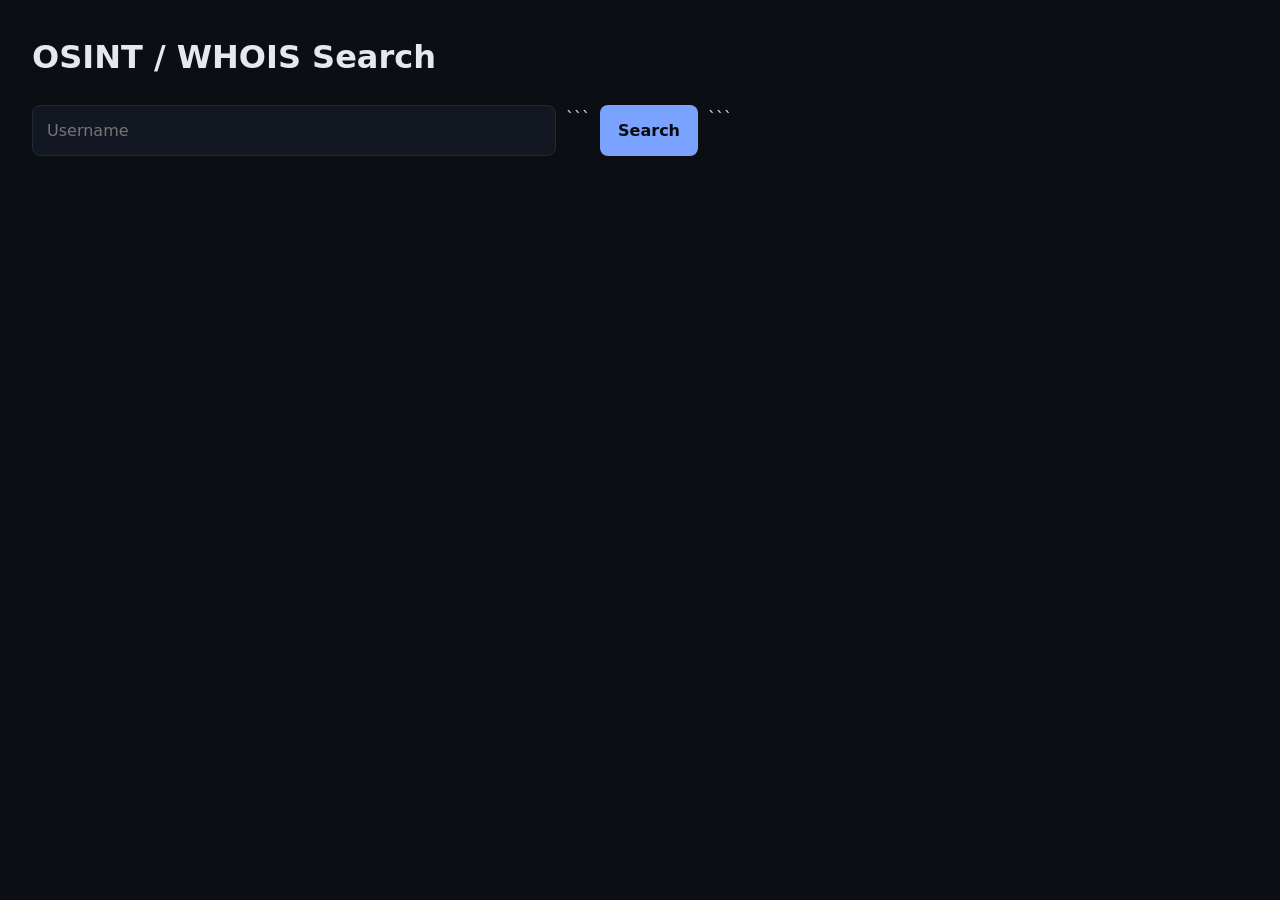
<file: index.html>
<!DOCTYPE html>

<html lang="en">
<head>
  <meta charset="UTF-8">
  <meta name="viewport" content="width=device-width, initial-scale=1.0">

  <title>Unified OSINT Search</title>

  <!-- D3 must load before search.js executes -->

  <script
    src="https://d3js.org/d3.v7.min.js"
    crossorigin="anonymous">
  </script>

  <style>
    :root {
      --bg: #0b0e13;
      --panel: #121722;
      --text: #e6e8ee;
      --muted: #9aa3b2;
      --accent: #7aa2ff;
      --border: #1f2937;
      --danger: #f28d8d;
    }

    * {
      box-sizing: border-box;
    }

    body {
      margin: 0;
      padding: 32px;
      font-family:
        system-ui,
        -apple-system,
        BlinkMacSystemFont,
        "Segoe UI",
        sans-serif;

      background: var(--bg);
      color: var(--text);
      line-height: 1.6;
    }

    h1 {
      margin-top: 0;
    }

    #searchBar {
      display: flex;
      gap: 10px;
      max-width: 700px;
      margin-bottom: 24px;
    }

    #inputSearch {
      flex: 1;
      min-width: 0;
      padding: 12px 14px;

      background: var(--panel);
      color: var(--text);

      border: 1px solid var(--border);
      border-radius: 8px;

      font: inherit;
    }

    #inputSearch:focus {
      outline: 2px solid var(--accent);
      outline-offset: 1px;
    }

    #searchBtn {
      padding: 12px 18px;

      background: var(--accent);
      color: #080b10;

      border: 0;
      border-radius: 8px;

      font: inherit;
      font-weight: 700;

      cursor: pointer;
    }

    #searchBtn:disabled {
      opacity: 0.6;
      cursor: wait;
    }

    #result {
      width: 100%;
      max-width: 1100px;
    }

    #localProfile,
    #dynamicProfile {
      width: 100%;
    }

    #dynamicProfile section,
    #localProfile section {
      background: var(--panel);
      border: 1px solid var(--border);
      border-radius: 10px;
      padding: 24px;
      margin-bottom: 24px;
    }

    #dynamicProfile h2,
    #dynamicProfile h3,
    #localProfile h2,
    #localProfile h3 {
      margin-top: 0;
    }

    #dynamicProfile svg {
      display: block;
      width: 100%;
      max-width: 900px;
      min-height: 320px;

      color: var(--text);

      background: rgba(0, 0, 0, 0.15);
      border-radius: 8px;
    }

    pre {
      overflow-x: auto;
      white-space: pre-wrap;
      word-break: break-word;
    }

    .error {
      padding: 16px;
      margin-bottom: 24px;

      background: var(--panel);
      border: 1px solid var(--danger);
      border-radius: 8px;

      color: var(--danger);
    }

    .loading {
      color: var(--muted);
    }
  </style>

</head>

<body>

  <h1>OSINT / WHOIS Search</h1>

  <div id="searchBar">
    <input
      id="inputSearch"
      type="text"
      placeholder="Username"
      autocomplete="off"
      spellcheck="false"
      aria-label="Username"
    >

```
<button
  id="searchBtn"
  type="button">
  Search
</button>
```

  </div>

  <main id="result" aria-live="polite">
    <div id="localProfile"></div>
    <div id="dynamicProfile"></div>
  </main>

  <!--
    Keep this AFTER D3.
    search.js is an ES module and imports:
      ./modues/OIST.js

    OIST.js expects D3 to already exist as window.d3.
  -->

  <script
    type="module"
    src="./search.js">
  </script>

</body>
</html>
</file>
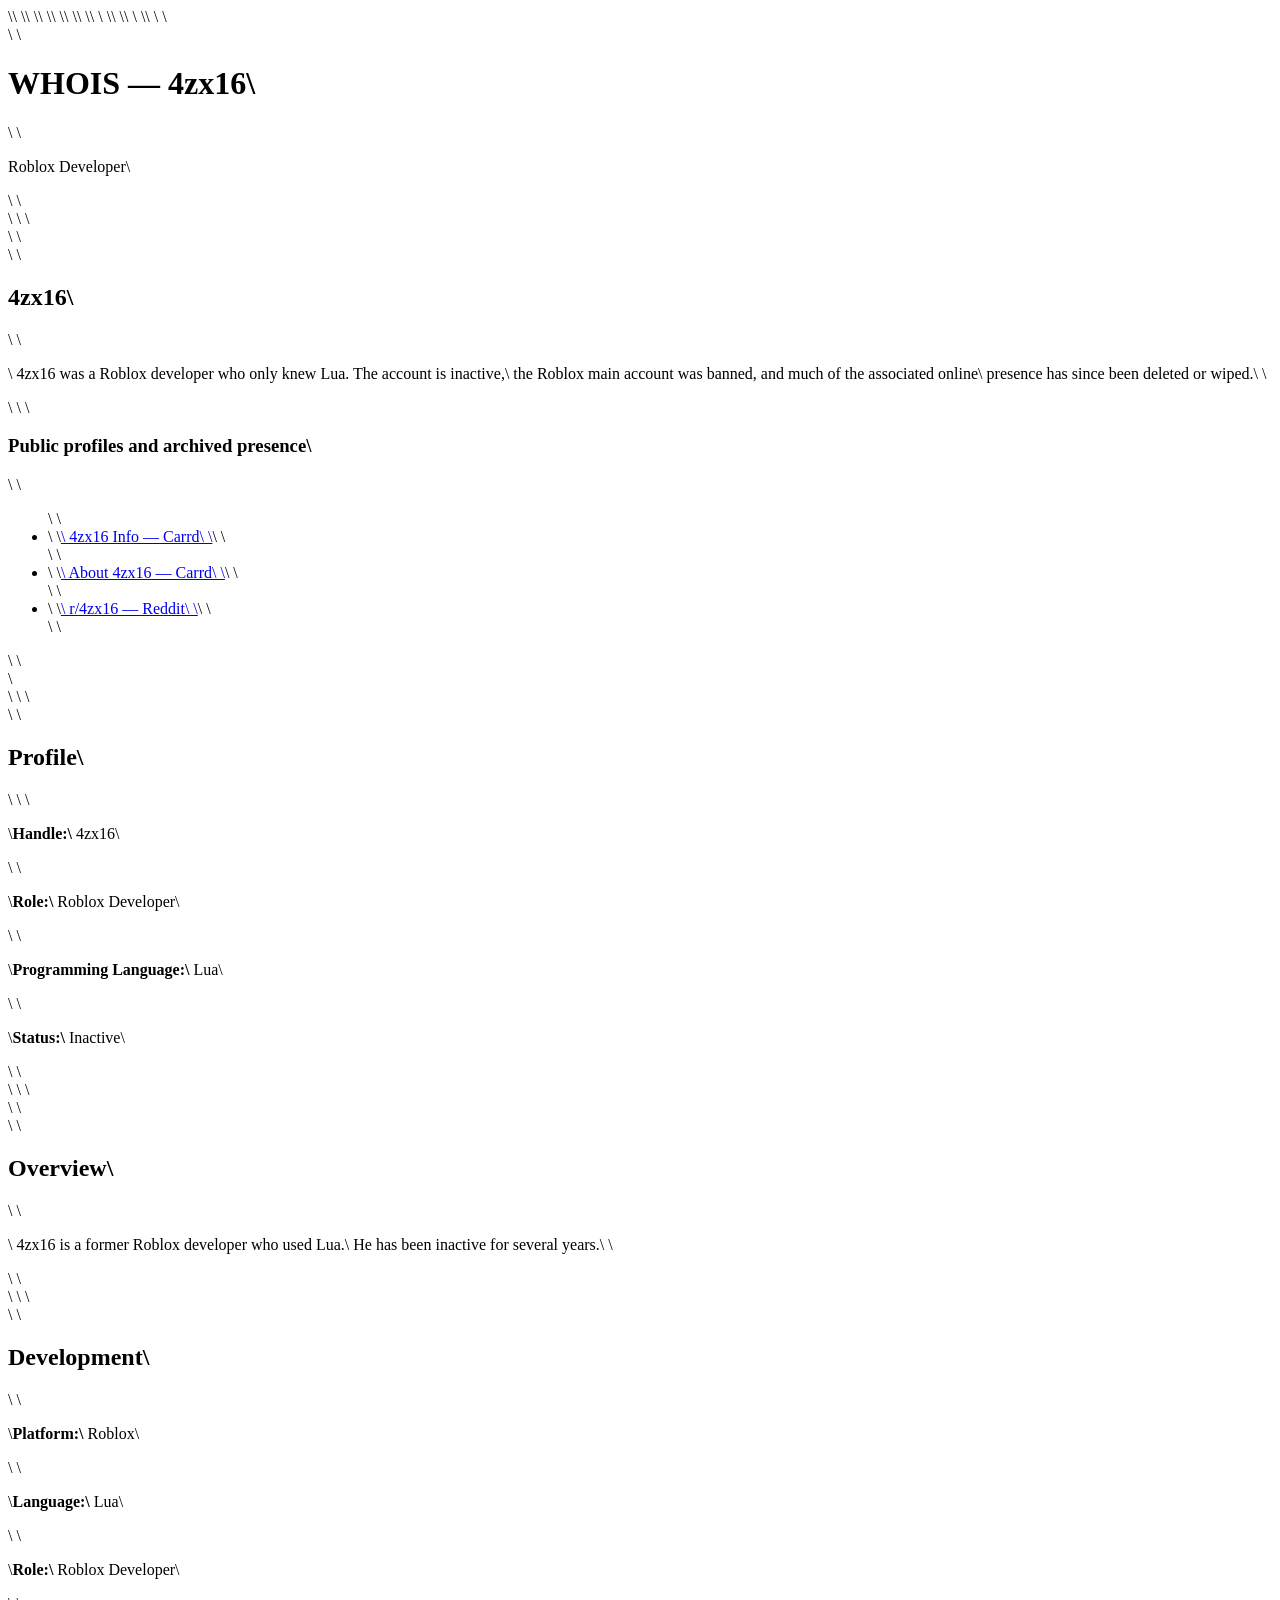
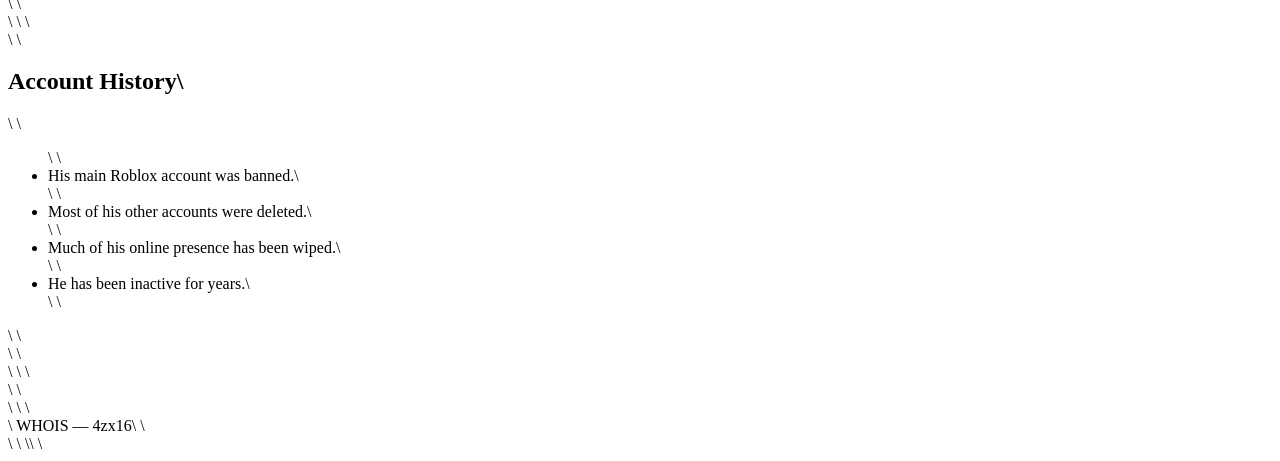
<file: individual/4zx16.html>
\<!DOCTYPE html>\
\<html lang="en">\
\<head>\
&#x20; \<meta charset="UTF-8">\
&#x20; \<meta name="viewport" content="width=device-width, initial-scale=1.0">\
&#x20; \<meta name="description" content="WHOIS profile for 4zx16, a former Roblox developer.">\
&#x20; \<title>WHOIS — 4zx16\</title>\
\
&#x20; \<style>\
&#x20;   :root {\
&#x20;     \--bg: #0b0e13;\
&#x20;     \--panel: #121722;\
&#x20;     \--text: #e6e8ee;\
&#x20;     \--muted: #9aa3b2;\
&#x20;     \--accent: #7aa2ff;\
&#x20;     \--border: #1f2937;\
&#x20;   }\
\
&#x20;   \* {\
&#x20;     box-sizing: border-box;\
&#x20;   }\
\
&#x20;   body {\
&#x20;     margin: 0;\
&#x20;     font-family: system-ui, -apple-system, "Segoe UI", sans-serif;\
&#x20;     background: var(--bg);\
&#x20;     color: var(--text);\
&#x20;     line-height: 1.6;\
&#x20;   }\
\
&#x20;   header {\
&#x20;     padding: 32px;\
&#x20;     border-bottom: 1px solid var(--border);\
&#x20;     background: linear-gradient(#0e1320, #0b0e13);\
&#x20;   }\
\
&#x20;   h1 {\
&#x20;     margin: 0;\
&#x20;     font-size: 2rem;\
&#x20;   }\
\
&#x20;   header p {\
&#x20;     margin-top: 6px;\
&#x20;     color: var(--muted);\
&#x20;   }\
\
&#x20;   main {\
&#x20;     max-width: 1000px;\
&#x20;     margin: auto;\
&#x20;     padding: 32px;\
&#x20;   }\
\
&#x20;   .grid {\
&#x20;     display: grid;\
&#x20;     grid-template-columns: 280px 1fr;\
&#x20;     gap: 24px;\
&#x20;   }\
\
&#x20;   .infobox,\
&#x20;   section {\
&#x20;     background: var(--panel);\
&#x20;     border: 1px solid var(--border);\
&#x20;     border-radius: 10px;\
&#x20;     padding: 24px;\
&#x20;   }\
\
&#x20;   .infobox {\
&#x20;     height: max-content;\
&#x20;   }\
\
&#x20;   .infobox h2,\
&#x20;   section h2 {\
&#x20;     margin-top: 0;\
&#x20;     border-bottom: 1px solid var(--border);\
&#x20;     padding-bottom: 8px;\
&#x20;   }\
\
&#x20;   .infobox p {\
&#x20;     margin: 8px 0;\
&#x20;   }\
\
&#x20;   section {\
&#x20;     margin-bottom: 24px;\
&#x20;   }\
\
&#x20;   .tag {\
&#x20;     display: inline-block;\
&#x20;     padding: 3px 8px;\
&#x20;     margin: 2px;\
&#x20;     border: 1px solid var(--border);\
&#x20;     border-radius: 6px;\
&#x20;     color: var(--muted);\
&#x20;     font-size: .85rem;\
&#x20;   }\
\
&#x20;   footer {\
&#x20;     text-align: center;\
&#x20;     padding: 20px;\
&#x20;     color: var(--muted);\
&#x20;     border-top: 1px solid var(--border);\
&#x20;   }\
\
&#x20;   @media (max-width: 800px) {\
&#x20;     .grid {\
&#x20;       grid-template-columns: 1fr;\
&#x20;     }\
\
&#x20;     main {\
&#x20;       padding: 16px;\
&#x20;     }\
\
&#x20;     header {\
&#x20;       padding: 24px 16px;\
&#x20;     }\
&#x20;   }\
&#x20; \</style>\
\</head>\
\
\<body>\
\
&#x20; \<header>\
&#x20;   \<h1>WHOIS — 4zx16\</h1>\
&#x20;   \<p>Roblox Developer\</p>\
&#x20; \</header>\
\
&#x20; \<main>\
  \<section id="fourzx16">\
&#x20; \<h2>4zx16\</h2>\
&#x20; \<p>\
&#x20;   4zx16 was a Roblox developer who only knew Lua. The account is inactive,\
&#x20;   the Roblox main account was banned, and much of the associated online\
&#x20;   presence has since been deleted or wiped.\
&#x20; \</p>\
\
&#x20; \<h3>Public profiles and archived presence\</h3>\
&#x20; \<ul>\
&#x20;   \<li>\
&#x20;     \<a href="https\://4zx16-info.carrd.co" target="\_blank" rel="noopener noreferrer">\
&#x20;       4zx16 Info — Carrd\
&#x20;     \</a>\
&#x20;   \</li>\
&#x20;   \<li>\
&#x20;     \<a href="https\://about4zx16.carrd.co/" target="\_blank" rel="noopener noreferrer">\
&#x20;       About 4zx16 — Carrd\
&#x20;     \</a>\
&#x20;   \</li>\
&#x20;   \<li>\
&#x20;     \<a href="https\://www\.reddit.com/r/4zx16" target="\_blank" rel="noopener noreferrer">\
&#x20;       r/4zx16 — Reddit\
&#x20;     \</a>\
&#x20;   \</li>\
&#x20; \</ul>\
\</section>
&#x20;   \<div class="grid">\
\
&#x20;     \<aside class="infobox">\
&#x20;       \<h2>Profile\</h2>\
\
&#x20;       \<p>\<strong>Handle:\</strong> 4zx16\</p>\
&#x20;       \<p>\<strong>Role:\</strong> Roblox Developer\</p>\
&#x20;       \<p>\<strong>Programming Language:\</strong> Lua\</p>\
&#x20;       \<p>\<strong>Status:\</strong> Inactive\</p>\
&#x20;     \</aside>\
\
&#x20;     \<div>\
&#x20;       \<section>\
&#x20;         \<h2>Overview\</h2>\
&#x20;         \<p>\
&#x20;           4zx16 is a former Roblox developer who used Lua.\
&#x20;           He has been inactive for several years.\
&#x20;         \</p>\
&#x20;       \</section>\
\
&#x20;       \<section>\
&#x20;         \<h2>Development\</h2>\
&#x20;         \<p>\<strong>Platform:\</strong> Roblox\</p>\
&#x20;         \<p>\<strong>Language:\</strong> Lua\</p>\
&#x20;         \<p>\<strong>Role:\</strong> Roblox Developer\</p>\
&#x20;       \</section>\
\
&#x20;       \<section>\
&#x20;         \<h2>Account History\</h2>\
&#x20;         \<ul>\
&#x20;           \<li>His main Roblox account was banned.\</li>\
&#x20;           \<li>Most of his other accounts were deleted.\</li>\
&#x20;           \<li>Much of his online presence has been wiped.\</li>\
&#x20;           \<li>He has been inactive for years.\</li>\
&#x20;         \</ul>\
&#x20;       \</section>\
&#x20;     \</div>\
\
&#x20;   \</div>\
&#x20; \</main>\
\
&#x20; \<footer>\
&#x20;   WHOIS — 4zx16\
&#x20; \</footer>\
\
\</body>\
\</html>
</file>
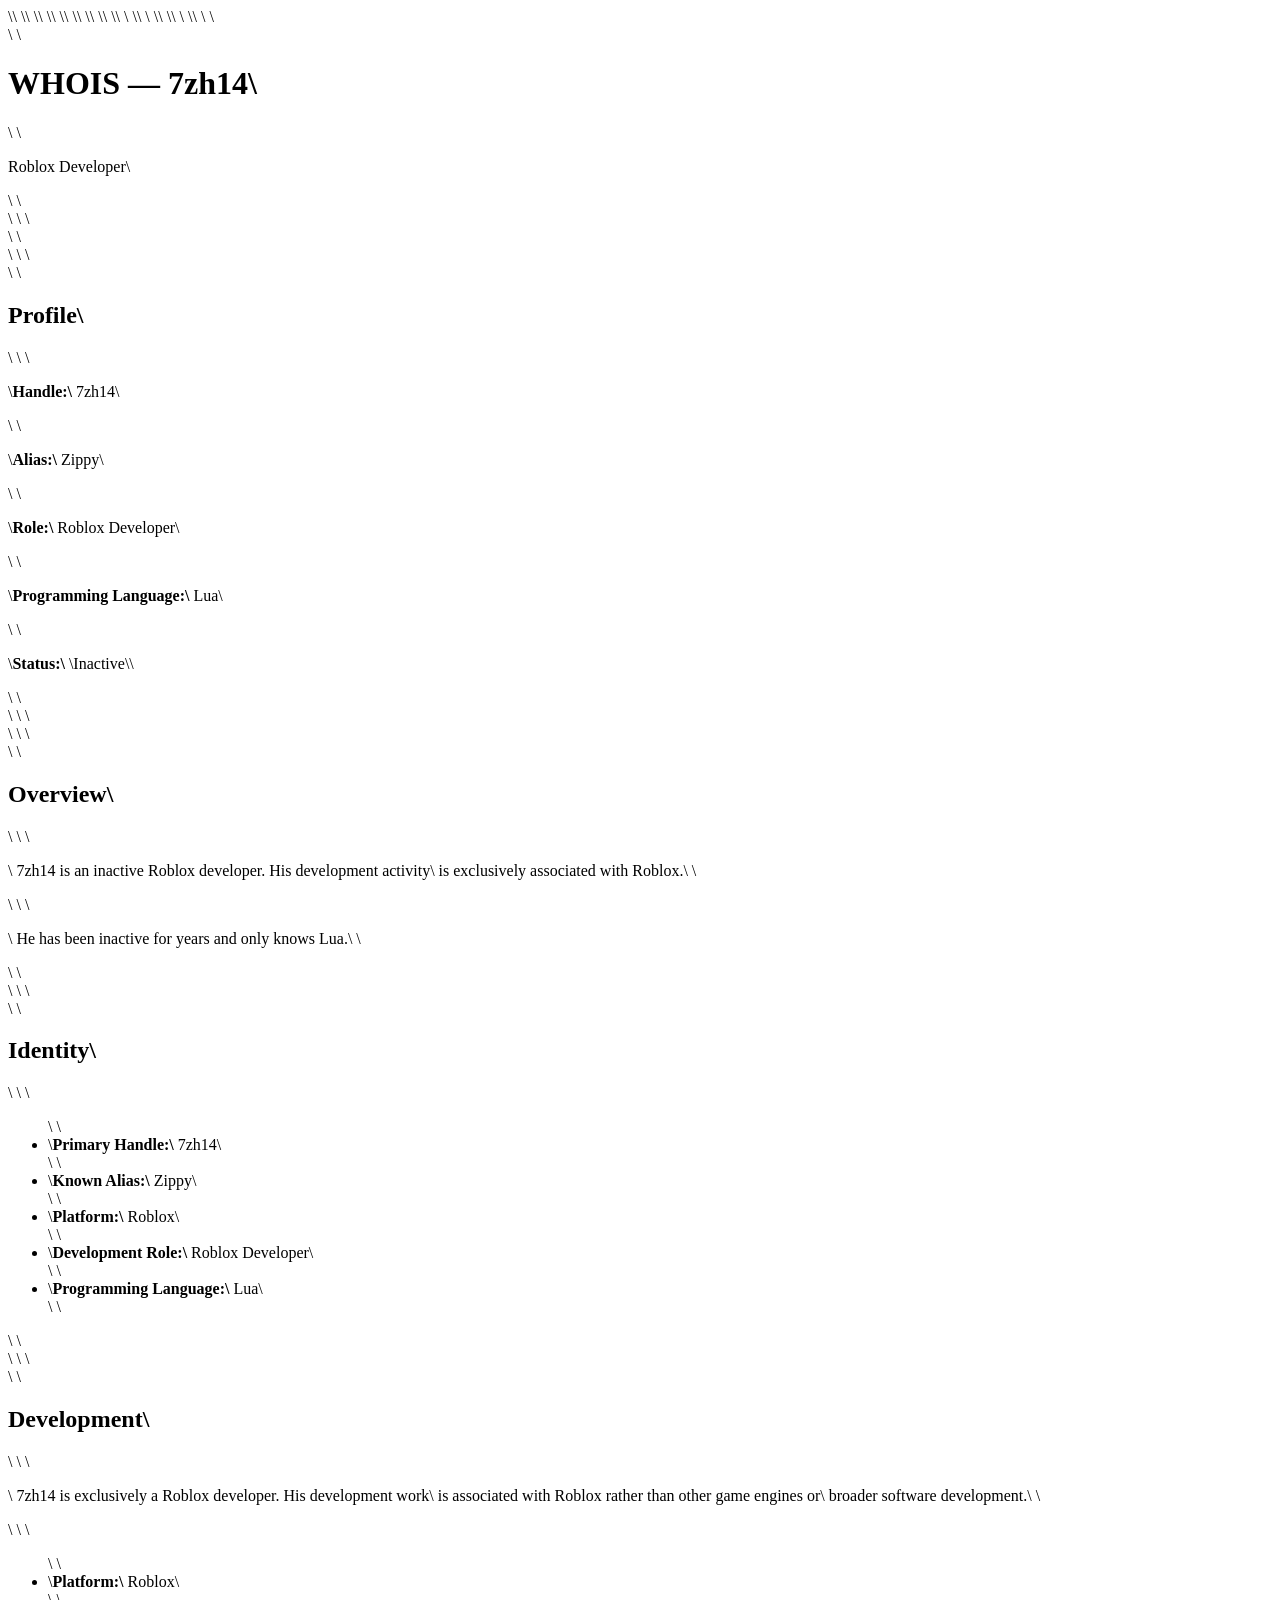
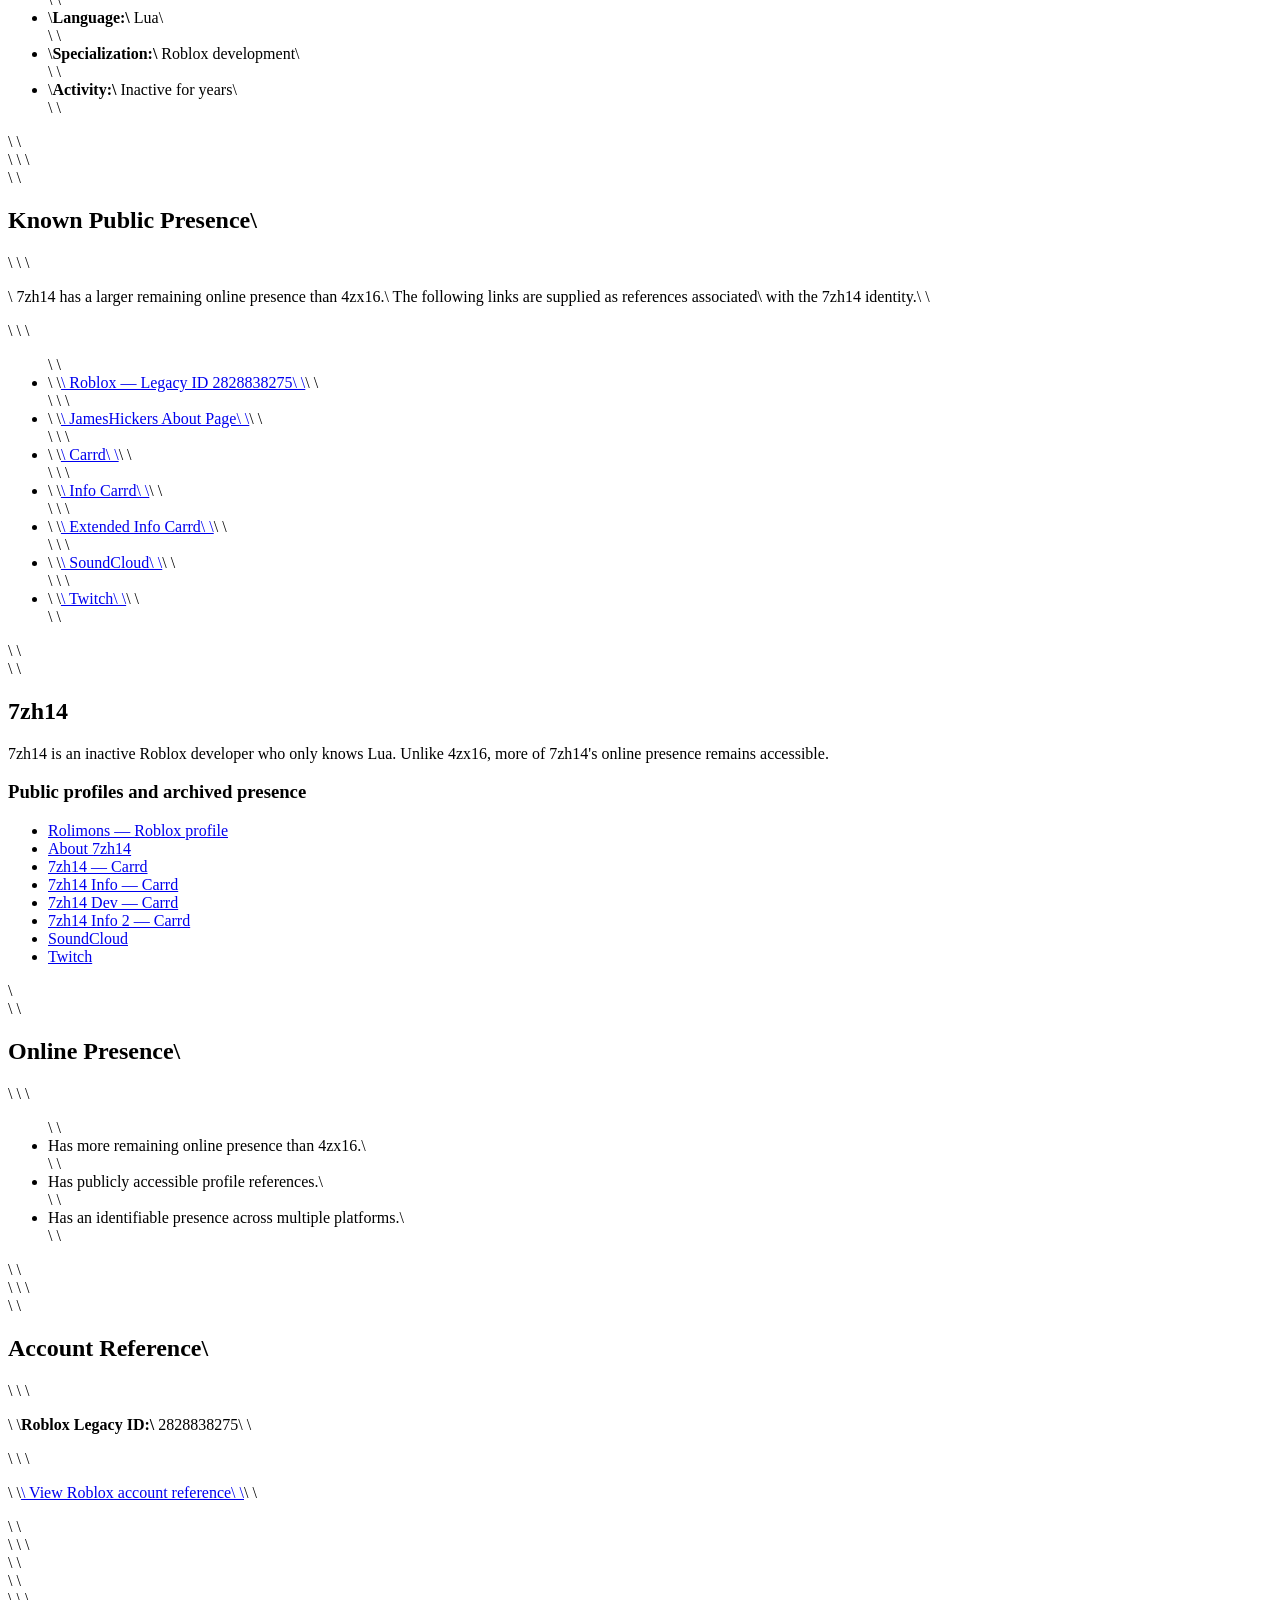
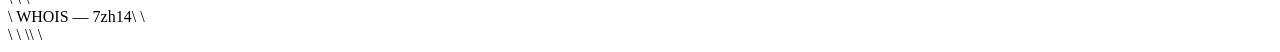
<file: individual/7zh14.html>
\<!DOCTYPE html>\
\<html lang="en">\
\<head>\
&#x20; \<meta charset="UTF-8">\
&#x20; \<meta name="viewport" content="width=device-width, initial-scale=1.0">\
&#x20; \<meta name="robots" content="index, follow">\
&#x20; \<meta name="description" content="WHOIS profile for 7zh14, an inactive Roblox developer.">\
&#x20; \<meta name="keywords" content="7zh14, Roblox, Developer, Lua">\
&#x20; \<meta name="author" content="7zh14">\
\
&#x20; \<title>WHOIS — 7zh14\</title>\
\
&#x20; \<style>\
&#x20;   :root {\
&#x20;     \--bg: #0b0e13;\
&#x20;     \--panel: #121722;\
&#x20;     \--text: #e6e8ee;\
&#x20;     \--muted: #9aa3b2;\
&#x20;     \--accent: #7aa2ff;\
&#x20;     \--border: #1f2937;\
&#x20;     \--warning: #e8c77a;\
&#x20;   }\
\
&#x20;   \* {\
&#x20;     box-sizing: border-box;\
&#x20;   }\
\
&#x20;   body {\
&#x20;     margin: 0;\
&#x20;     font-family: system-ui, -apple-system, BlinkMacSystemFont, "Segoe UI", sans-serif;\
&#x20;     background: var(--bg);\
&#x20;     color: var(--text);\
&#x20;     line-height: 1.6;\
&#x20;   }\
\
&#x20;   header {\
&#x20;     padding: 32px;\
&#x20;     border-bottom: 1px solid var(--border);\
&#x20;     background: linear-gradient(180deg, #0e1320, #0b0e13);\
&#x20;   }\
\
&#x20;   header h1 {\
&#x20;     margin: 0;\
&#x20;     font-size: 2rem;\
&#x20;     letter-spacing: .05em;\
&#x20;   }\
\
&#x20;   header p {\
&#x20;     margin: 8px 0 0;\
&#x20;     color: var(--muted);\
&#x20;   }\
\
&#x20;   main {\
&#x20;     max-width: 1100px;\
&#x20;     margin: 0 auto;\
&#x20;     padding: 32px;\
&#x20;   }\
\
&#x20;   .grid {\
&#x20;     display: grid;\
&#x20;     grid-template-columns: 280px 1fr;\
&#x20;     gap: 24px;\
&#x20;   }\
\
&#x20;   .infobox,\
&#x20;   section {\
&#x20;     background: var(--panel);\
&#x20;     border: 1px solid var(--border);\
&#x20;     border-radius: 10px;\
&#x20;     padding: 24px;\
&#x20;   }\
\
&#x20;   .infobox {\
&#x20;     height: max-content;\
&#x20;   }\
\
&#x20;   .infobox h2,\
&#x20;   section h2 {\
&#x20;     margin-top: 0;\
&#x20;     border-bottom: 1px solid var(--border);\
&#x20;     padding-bottom: 8px;\
&#x20;     margin-bottom: 16px;\
&#x20;   }\
\
&#x20;   .infobox p {\
&#x20;     margin: 8px 0;\
&#x20;   }\
\
&#x20;   section {\
&#x20;     margin-bottom: 24px;\
&#x20;   }\
\
&#x20;   ul {\
&#x20;     padding-left: 20px;\
&#x20;   }\
\
&#x20;   li {\
&#x20;     margin-bottom: 6px;\
&#x20;   }\
\
&#x20;   a {\
&#x20;     color: var(--accent);\
&#x20;     text-decoration: none;\
&#x20;   }\
\
&#x20;   a:hover {\
&#x20;     text-decoration: underline;\
&#x20;   }\
\
&#x20;   .classification {\
&#x20;     display: inline-block;\
&#x20;     border: 1px solid var(--border);\
&#x20;     border-radius: 6px;\
&#x20;     padding: 4px 9px;\
&#x20;     margin: 3px 3px 3px 0;\
&#x20;     color: var(--muted);\
&#x20;     font-size: .85rem;\
&#x20;   }\
\
&#x20;   .status-former {\
&#x20;     color: var(--warning);\
&#x20;     font-weight: 700;\
&#x20;   }\
\
&#x20;   footer {\
&#x20;     padding: 24px;\
&#x20;     text-align: center;\
&#x20;     color: var(--muted);\
&#x20;     border-top: 1px solid var(--border);\
&#x20;   }\
\
&#x20;   @media (max-width: 800px) {\
&#x20;     .grid {\
&#x20;       grid-template-columns: 1fr;\
&#x20;     }\
\
&#x20;     main {\
&#x20;       padding: 16px;\
&#x20;     }\
\
&#x20;     header {\
&#x20;       padding: 24px 16px;\
&#x20;     }\
&#x20;   }\
&#x20; \</style>\
\</head>\
\
\<body>\
\
\<header>\
&#x20; \<h1>WHOIS — 7zh14\</h1>\
&#x20; \<p>Roblox Developer\</p>\
\</header>\
\
\<main>\
&#x20; \<div class="grid">\
\
&#x20;   \<aside class="infobox">\
&#x20;     \<h2>Profile\</h2>\
\
&#x20;     \<p>\<strong>Handle:\</strong> 7zh14\</p>\
&#x20;     \<p>\<strong>Alias:\</strong> Zippy\</p>\
&#x20;     \<p>\<strong>Role:\</strong> Roblox Developer\</p>\
&#x20;     \<p>\<strong>Programming Language:\</strong> Lua\</p>\
&#x20;     \<p>\<strong>Status:\</strong> \<span class="status-former">Inactive\</span>\</p>\
&#x20;   \</aside>\
\
&#x20;   \<div>\
\
&#x20;     \<section>\
&#x20;       \<h2>Overview\</h2>\
\
&#x20;       \<p>\
&#x20;         7zh14 is an inactive Roblox developer. His development activity\
&#x20;         is exclusively associated with Roblox.\
&#x20;       \</p>\
\
&#x20;       \<p>\
&#x20;         He has been inactive for years and only knows Lua.\
&#x20;       \</p>\
&#x20;     \</section>\
\
&#x20;     \<section>\
&#x20;       \<h2>Identity\</h2>\
\
&#x20;       \<ul>\
&#x20;         \<li>\<strong>Primary Handle:\</strong> 7zh14\</li>\
&#x20;         \<li>\<strong>Known Alias:\</strong> Zippy\</li>\
&#x20;         \<li>\<strong>Platform:\</strong> Roblox\</li>\
&#x20;         \<li>\<strong>Development Role:\</strong> Roblox Developer\</li>\
&#x20;         \<li>\<strong>Programming Language:\</strong> Lua\</li>\
&#x20;       \</ul>\
&#x20;     \</section>\
\
&#x20;     \<section>\
&#x20;       \<h2>Development\</h2>\
\
&#x20;       \<p>\
&#x20;         7zh14 is exclusively a Roblox developer. His development work\
&#x20;         is associated with Roblox rather than other game engines or\
&#x20;         broader software development.\
&#x20;       \</p>\
\
&#x20;       \<ul>\
&#x20;         \<li>\<strong>Platform:\</strong> Roblox\</li>\
&#x20;         \<li>\<strong>Language:\</strong> Lua\</li>\
&#x20;         \<li>\<strong>Specialization:\</strong> Roblox development\</li>\
&#x20;         \<li>\<strong>Activity:\</strong> Inactive for years\</li>\
&#x20;       \</ul>\
&#x20;     \</section>\
\
&#x20;     \<section>\
&#x20;       \<h2>Known Public Presence\</h2>\
\
&#x20;       \<p>\
&#x20;         7zh14 has a larger remaining online presence than 4zx16.\
&#x20;         The following links are supplied as references associated\
&#x20;         with the 7zh14 identity.\
&#x20;       \</p>\
\
&#x20;       \<ul>\
&#x20;         \<li>\
&#x20;           \<a href="https\://www\.rolimons.com/player/2828838275"\
&#x20;              target="\_blank" rel="noopener noreferrer">\
&#x20;             Roblox — Legacy ID 2828838275\
&#x20;           \</a>\
&#x20;         \</li>\
\
&#x20;         \<li>\
&#x20;           \<a href="https\://jameshickers.github.io/About/7zh14.html"\
&#x20;              target="\_blank" rel="noopener noreferrer">\
&#x20;             JamesHickers About Page\
&#x20;           \</a>\
&#x20;         \</li>\
\
&#x20;         \<li>\
&#x20;           \<a href="https\://7zh14.carrd.co"\
&#x20;              target="\_blank" rel="noopener noreferrer">\
&#x20;             Carrd\
&#x20;           \</a>\
&#x20;         \</li>\
\
&#x20;         \<li>\
&#x20;           \<a href="https\://7zh14-info.carrd.co/"\
&#x20;              target="\_blank" rel="noopener noreferrer">\
&#x20;             Info Carrd\
&#x20;           \</a>\
&#x20;         \</li>\
\
&#x20;         \<li>\
&#x20;           \<a href="https\://7zh14-info2.carrd.co/"\
&#x20;              target="\_blank" rel="noopener noreferrer">\
&#x20;             Extended Info Carrd\
&#x20;           \</a>\
&#x20;         \</li>\
\
&#x20;         \<li>\
&#x20;           \<a href="https\://soundcloud.com/7zh14s"\
&#x20;              target="\_blank" rel="noopener noreferrer">\
&#x20;             SoundCloud\
&#x20;           \</a>\
&#x20;         \</li>\
\
&#x20;         \<li>\
&#x20;           \<a href="https\://www\.twitch.tv/7zh14"\
&#x20;              target="\_blank" rel="noopener noreferrer">\
&#x20;             Twitch\
&#x20;           \</a>\
&#x20;         \</li>\
&#x20;       \</ul>\
&#x20;     \</section>\
\<section id="sevenzh14">
  <h2>7zh14</h2>
  <p>
    7zh14 is an inactive Roblox developer who only knows Lua.
    Unlike 4zx16, more of 7zh14's online presence remains accessible.
  </p>

  <h3>Public profiles and archived presence</h3>
  <ul>
    <li>
      <a href="https://www.rolimons.com/player/2828838275" target="_blank" rel="noopener noreferrer">
        Rolimons — Roblox profile
      </a>
    </li>
    <li>
      <a href="https://jameshickers.github.io/About/7zh14.html" target="_blank" rel="noopener noreferrer">
        About 7zh14
      </a>
    </li>
    <li>
      <a href="https://7zh14.carrd.co" target="_blank" rel="noopener noreferrer">
        7zh14 — Carrd
      </a>
    </li>
    <li>
      <a href="https://7zh14-info.carrd.co/" target="_blank" rel="noopener noreferrer">
        7zh14 Info — Carrd
      </a>
    </li>
    <li>
      <a href="https://7zh14-dev.carrd.co/" target="_blank" rel="noopener noreferrer">
        7zh14 Dev — Carrd
      </a>
    </li>
    <li>
      <a href="https://7zh14-info2.carrd.co/" target="_blank" rel="noopener noreferrer">
        7zh14 Info 2 — Carrd
      </a>
    </li>
    <li>
      <a href="https://soundcloud.com/7zh14s" target="_blank" rel="noopener noreferrer">
        SoundCloud
      </a>
    </li>
    <li>
      <a href="https://www.twitch.tv/7zh14" target="_blank" rel="noopener noreferrer">
        Twitch
      </a>
    </li>
  </ul>
</section>
&#x20;     \<section>\
&#x20;       \<h2>Online Presence\</h2>\
\
&#x20;       \<ul>\
&#x20;         \<li>Has more remaining online presence than 4zx16.\</li>\
&#x20;         \<li>Has publicly accessible profile references.\</li>\
&#x20;         \<li>Has an identifiable presence across multiple platforms.\</li>\
&#x20;       \</ul>\
&#x20;     \</section>\
\
&#x20;     \<section>\
&#x20;       \<h2>Account Reference\</h2>\
\
&#x20;       \<p>\
&#x20;         \<strong>Roblox Legacy ID:\</strong> 2828838275\
&#x20;       \</p>\
\
&#x20;       \<p>\
&#x20;         \<a href="https\://www\.rolimons.com/player/2828838275"\
&#x20;            target="\_blank" rel="noopener noreferrer">\
&#x20;           View Roblox account reference\
&#x20;         \</a>\
&#x20;       \</p>\
&#x20;     \</section>\
\
&#x20;   \</div>\
&#x20; \</div>\
\</main>\
\
\<footer>\
&#x20; WHOIS — 7zh14\
\</footer>\
\
\</body>\
\</html>
</file>
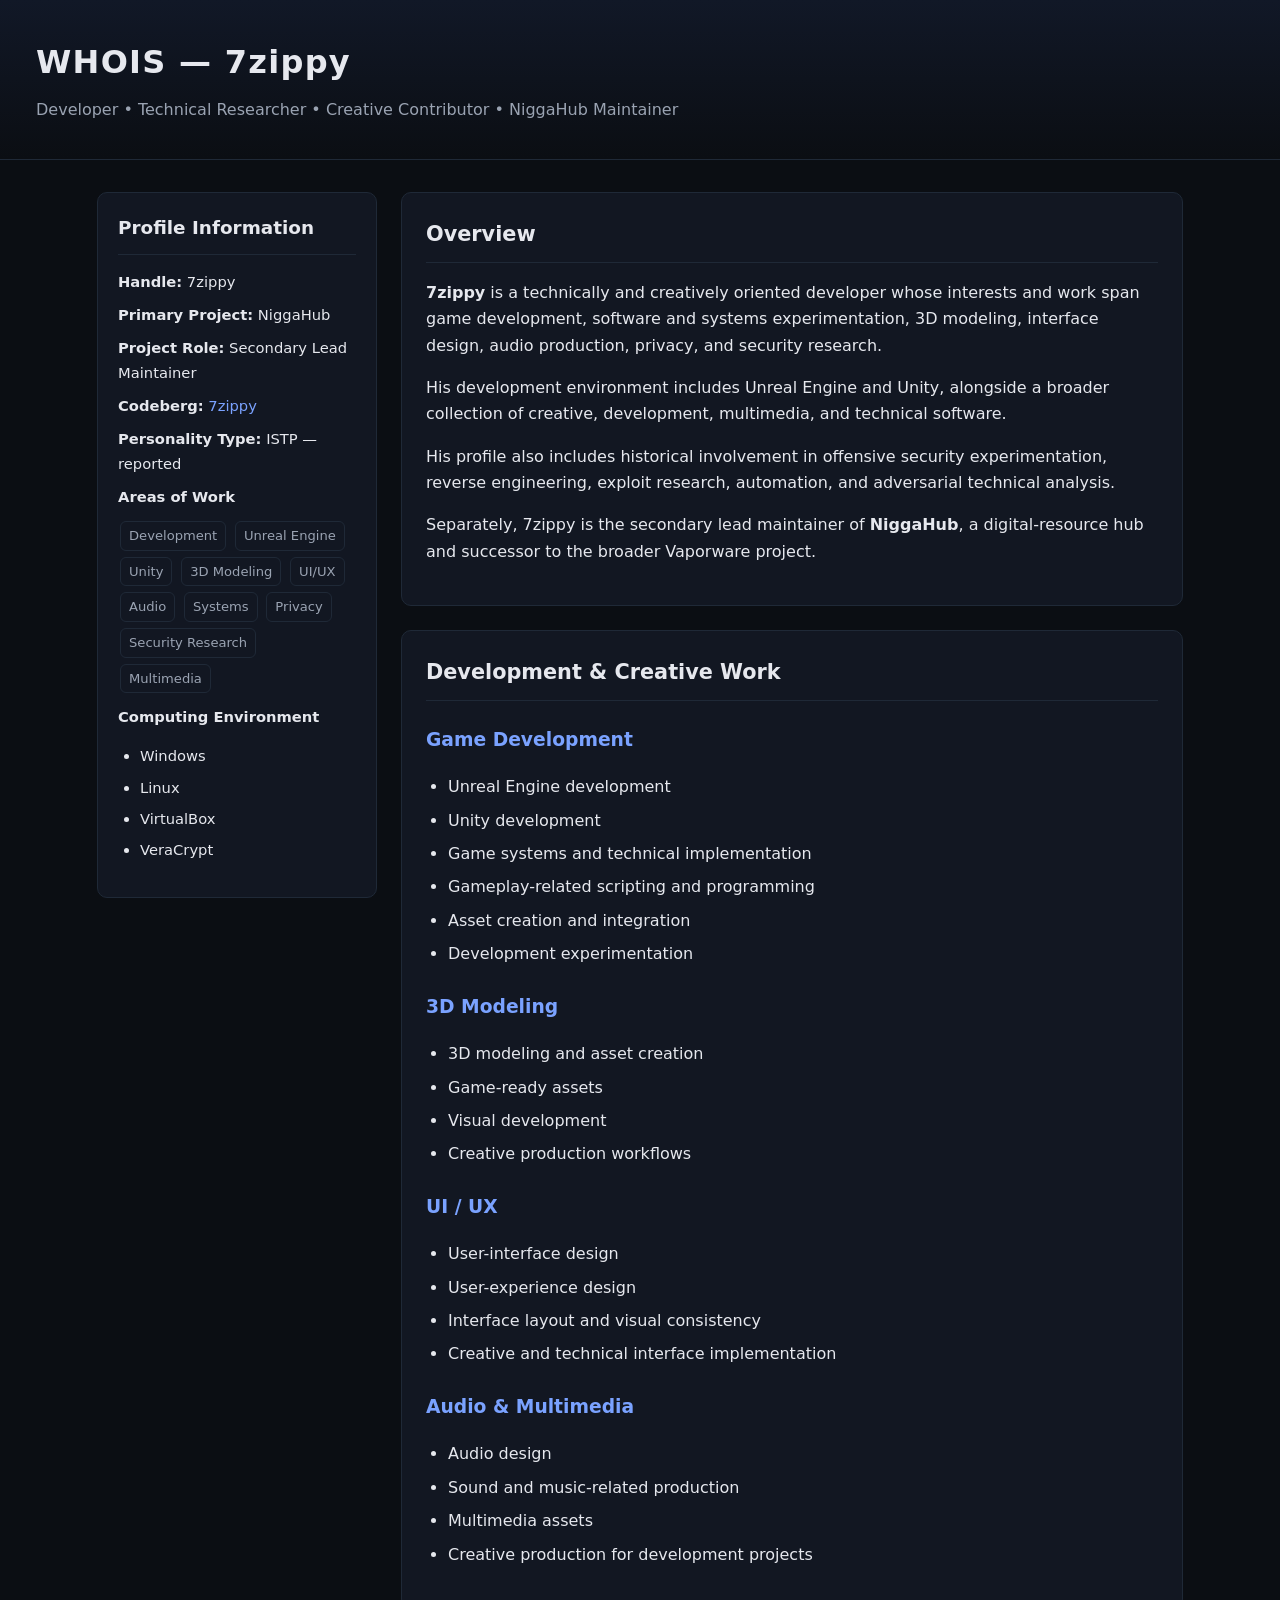
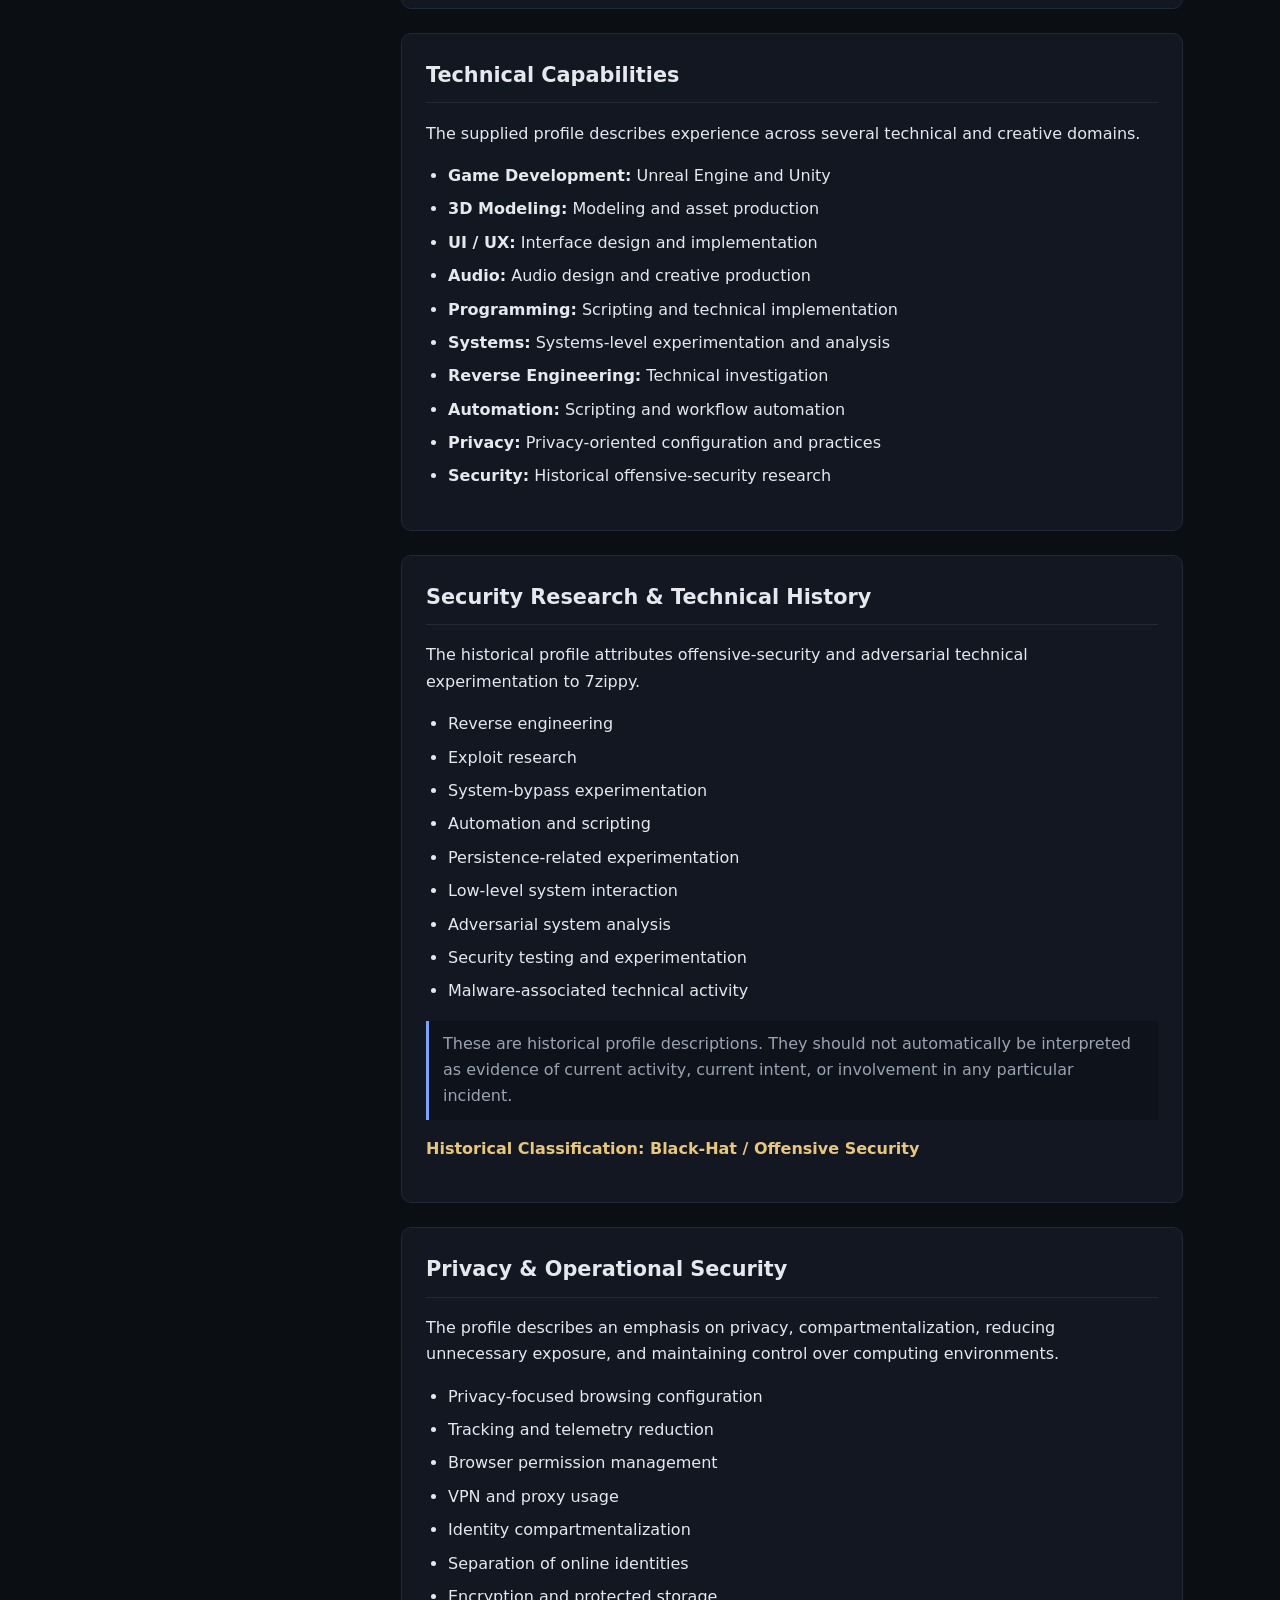
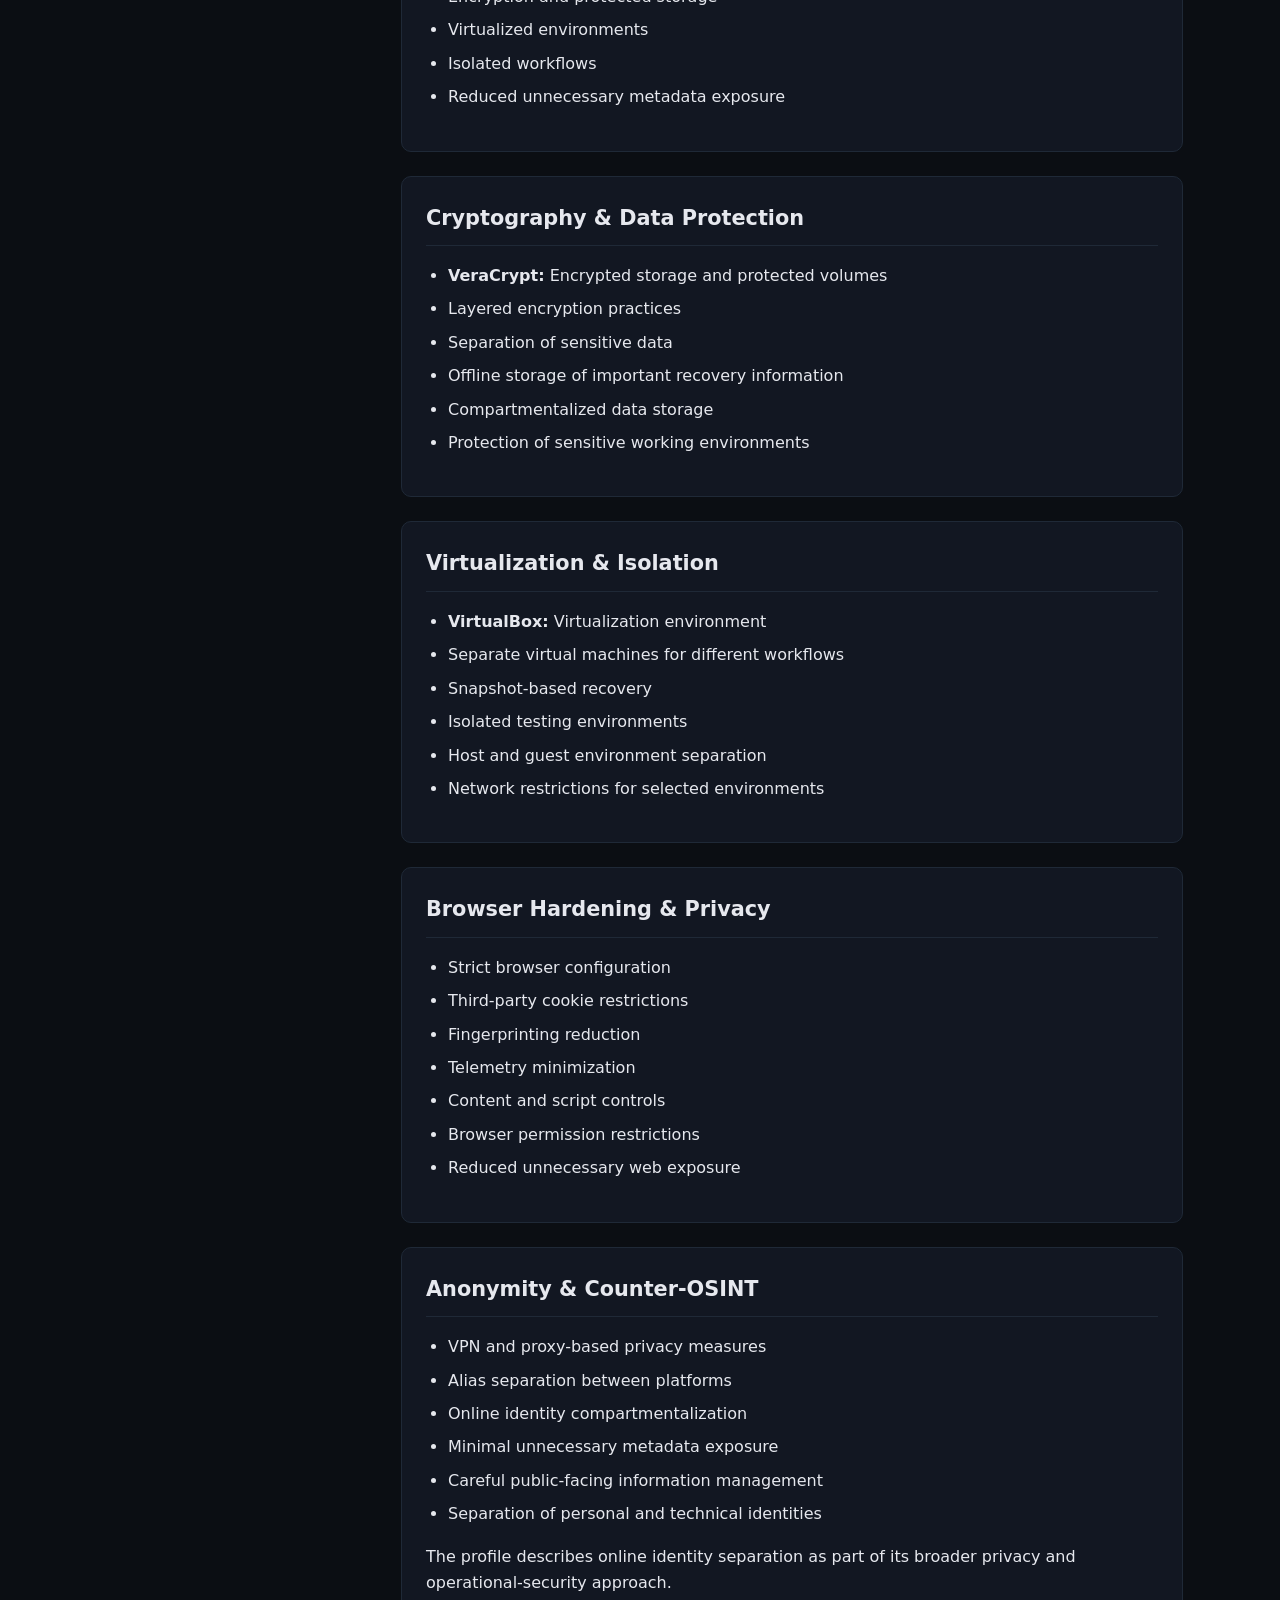
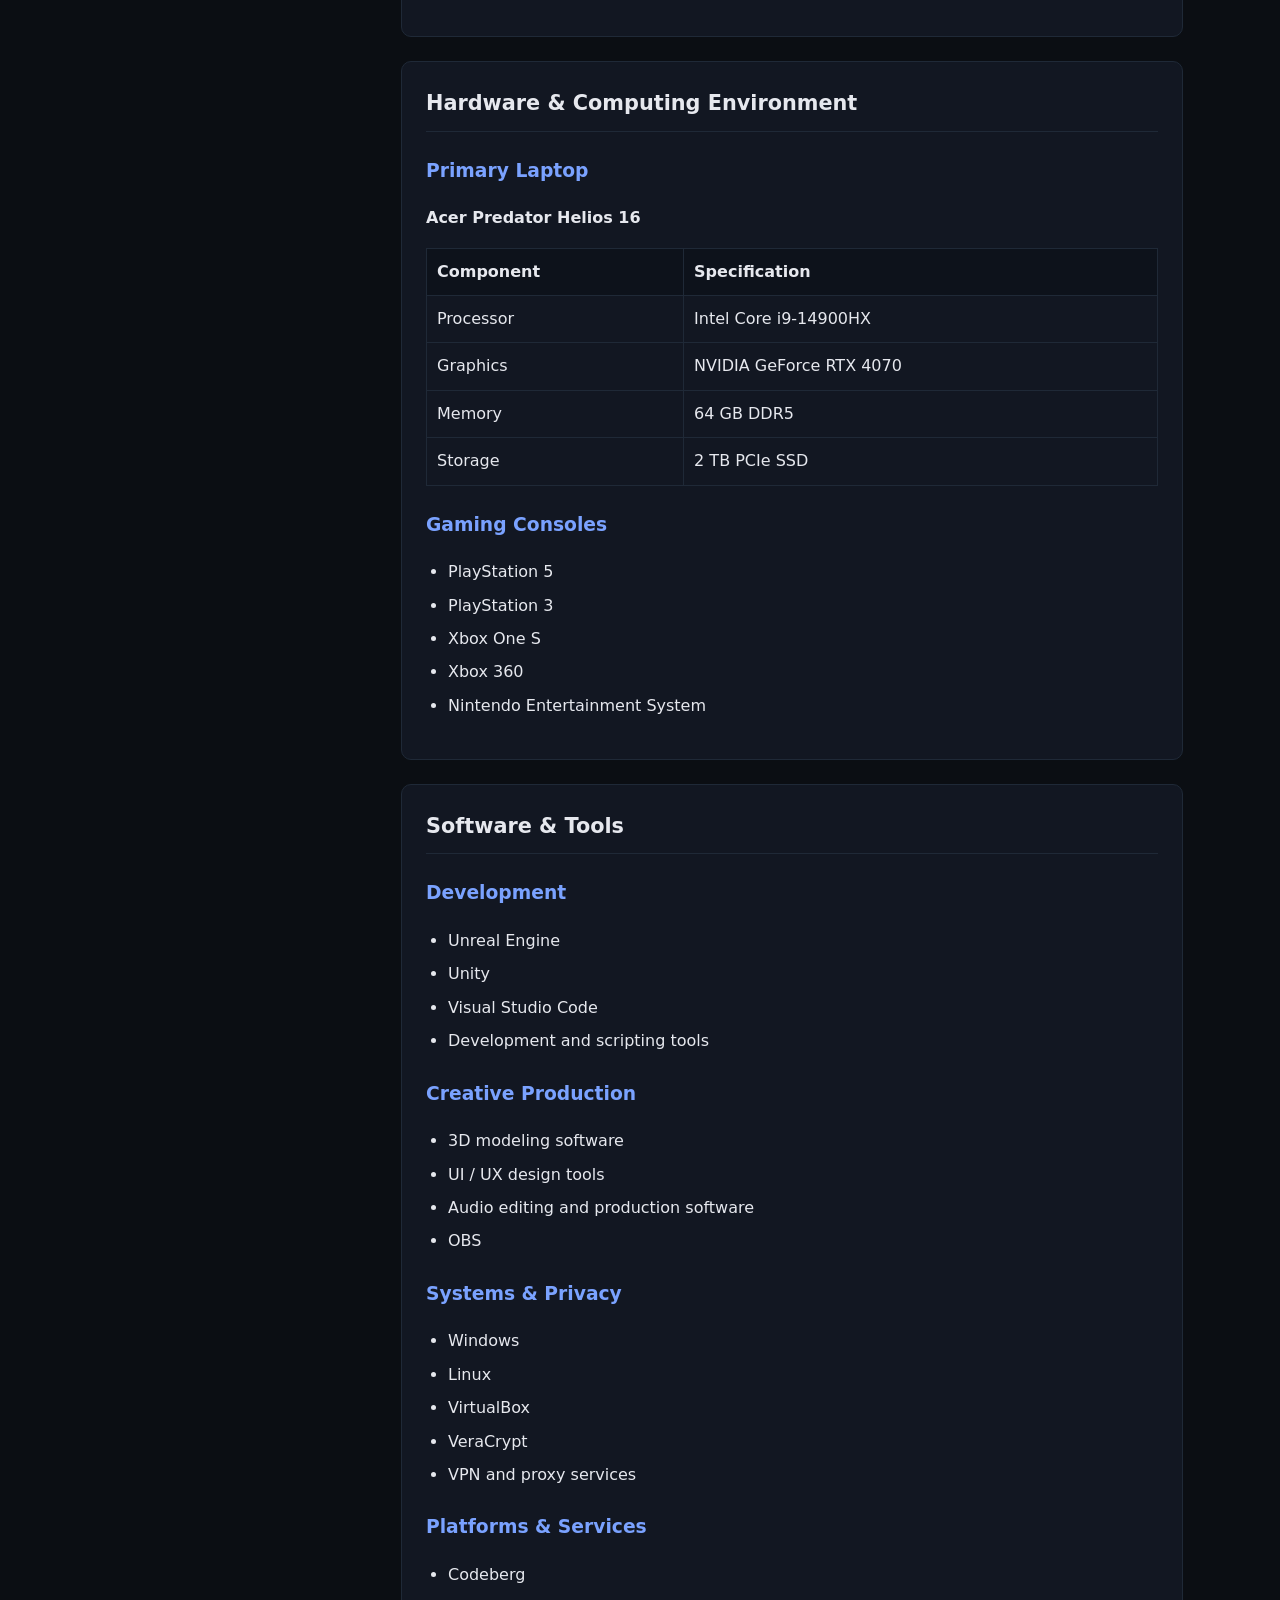
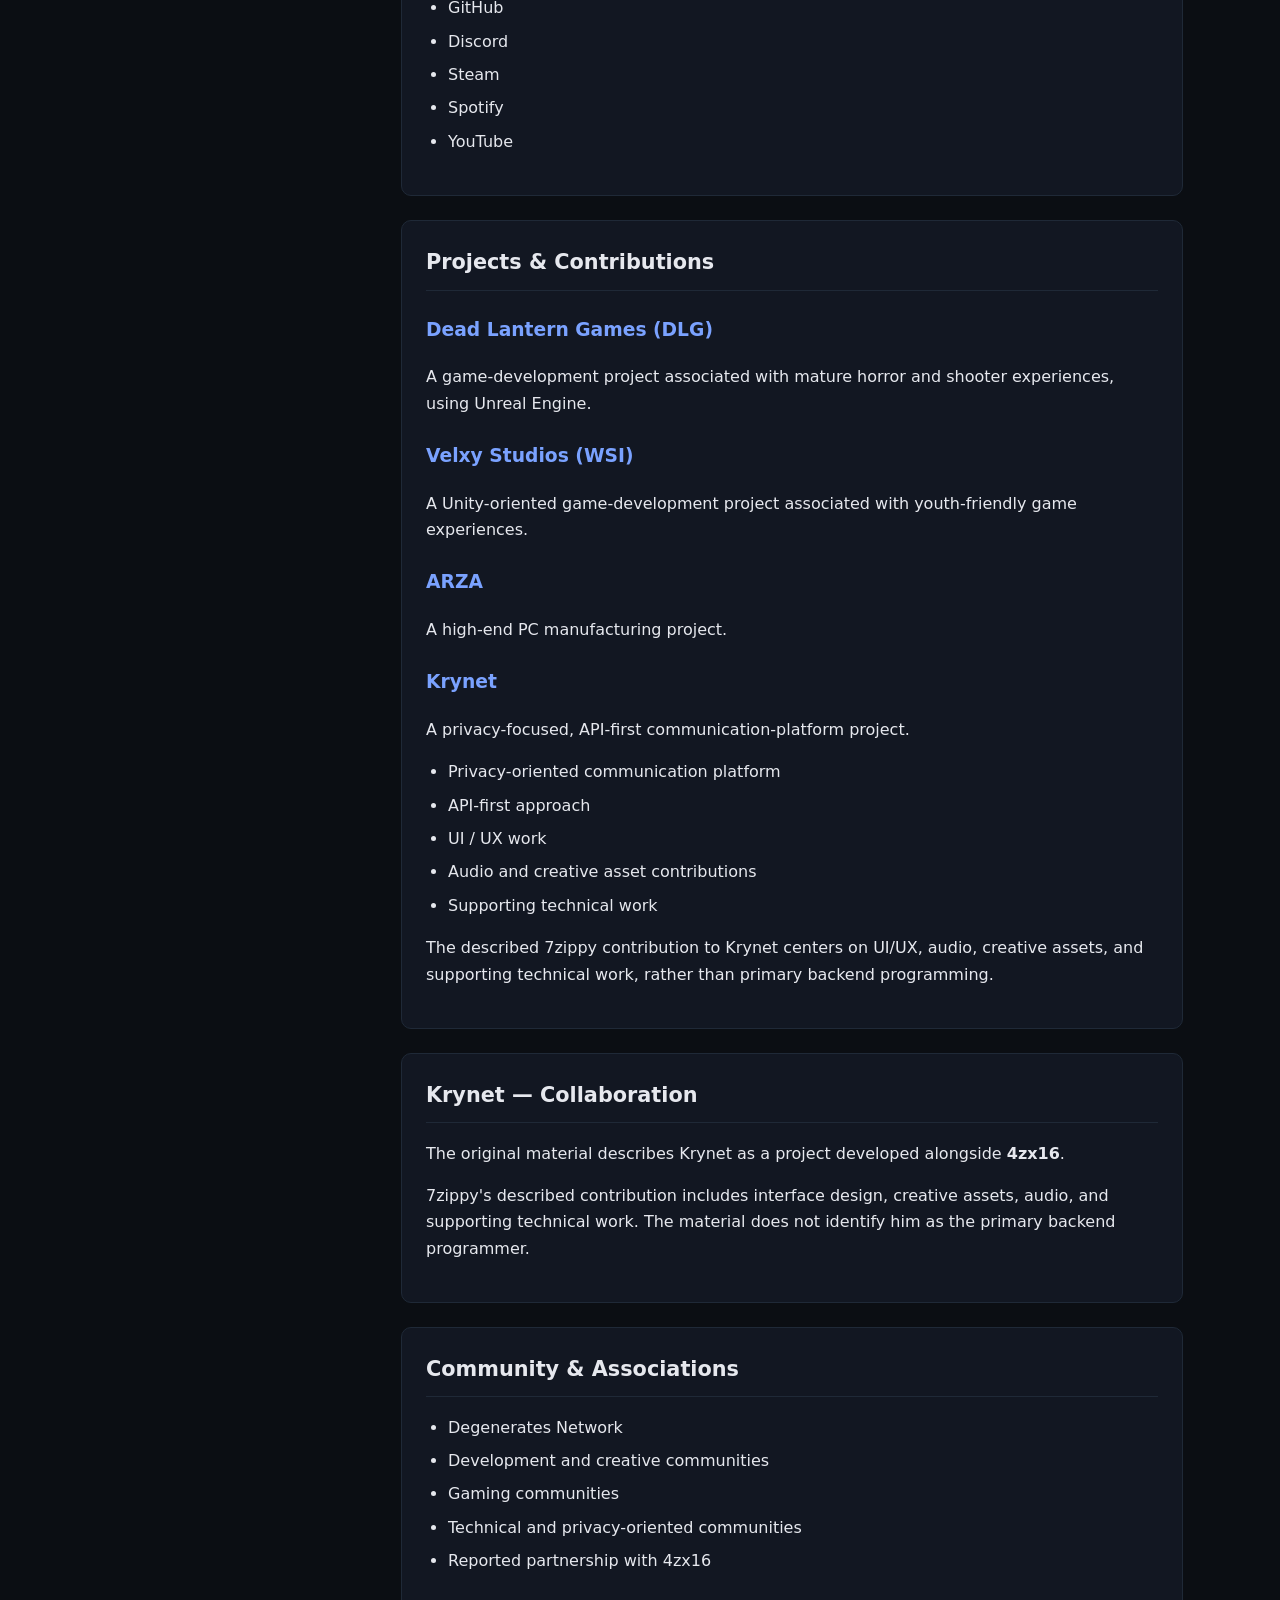
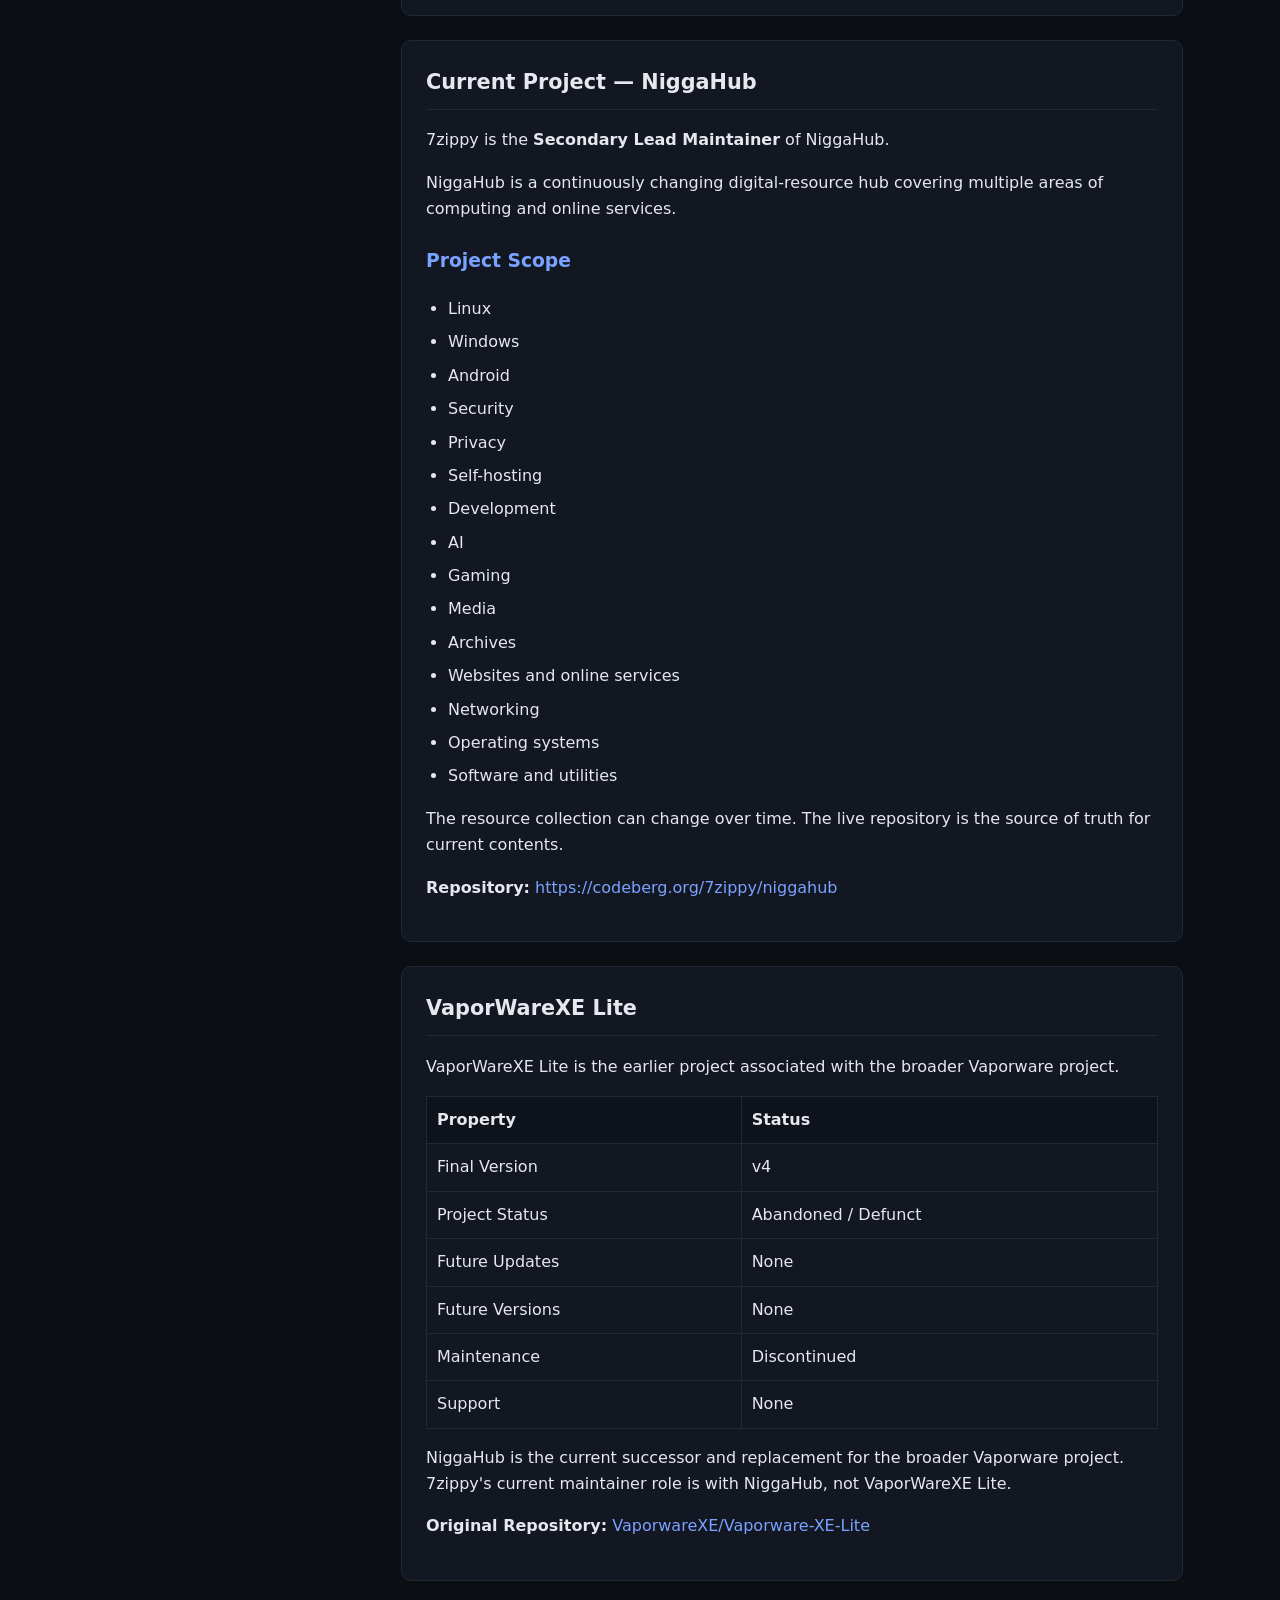
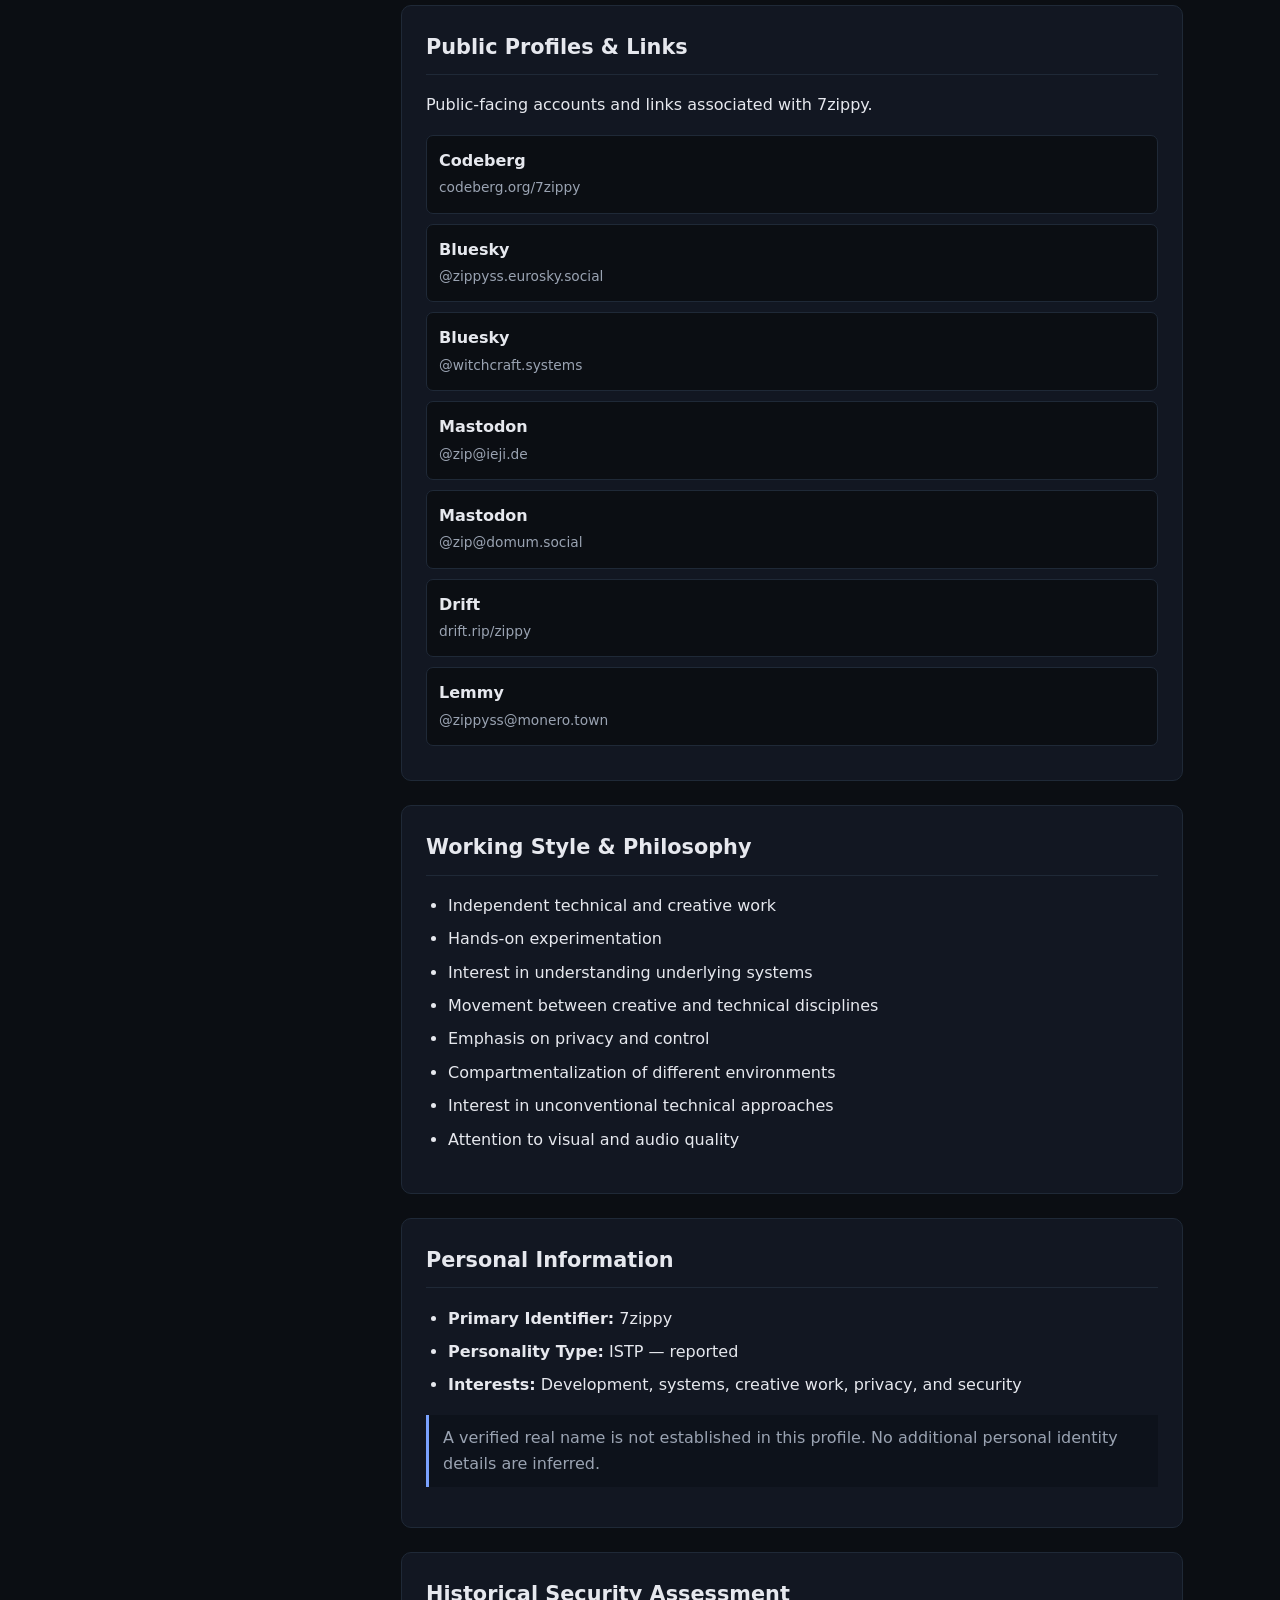
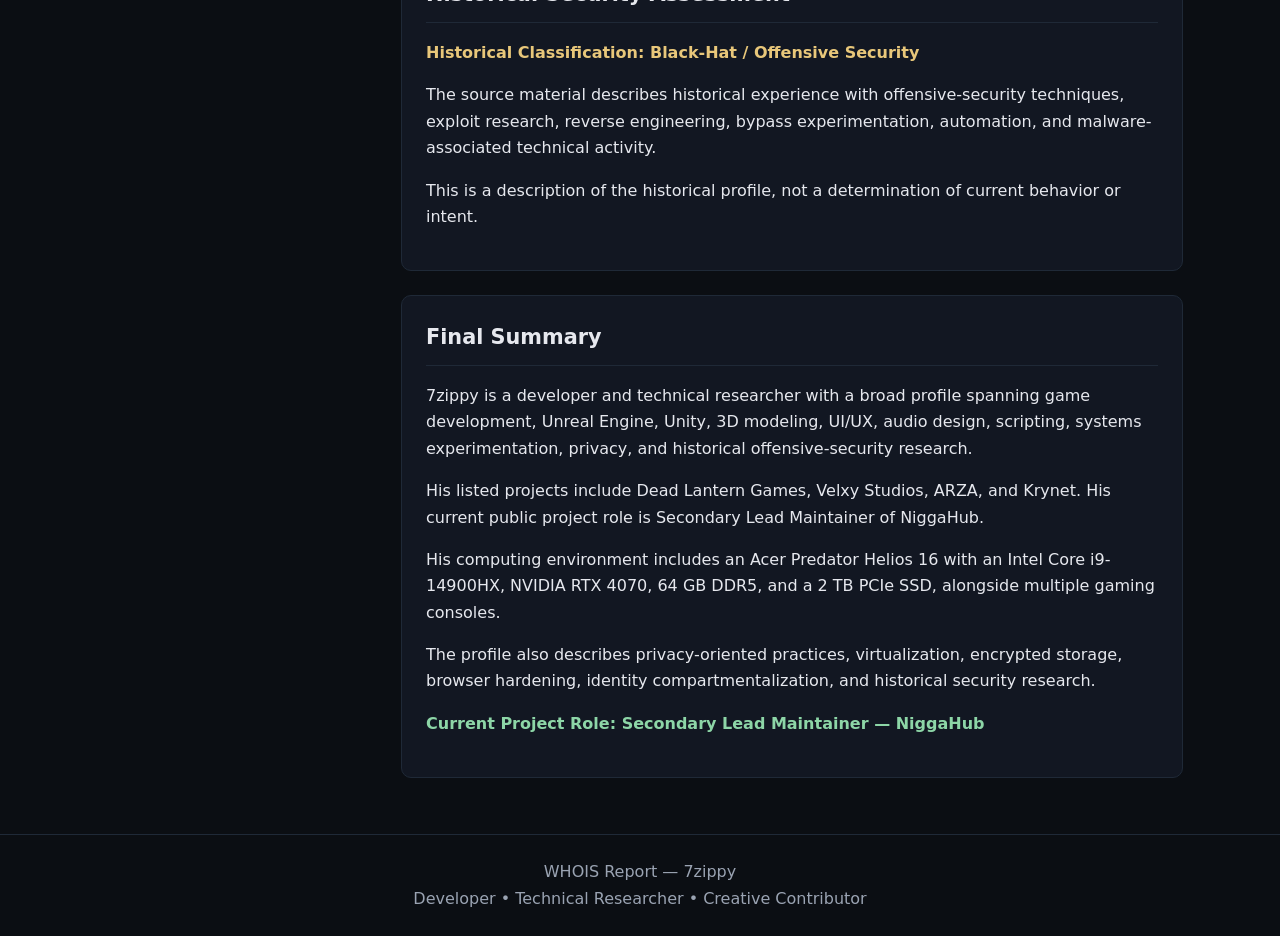
<file: individual/7zippy.html>
<!DOCTYPE html>
<html lang="en">
<head>
<meta charset="UTF-8">
<meta name="viewport" content="width=device-width, initial-scale=1.0">
<meta name="robots" content="index, follow">
<meta name="description" content="WHOIS profile for 7zippy — developer, technical researcher, creative contributor, and secondary lead maintainer of NiggaHub.">
<meta name="author" content="7zippy">
<title>WHOIS — 7zippy</title>

<style>
:root {
  --bg:#0b0e13;
  --panel:#121722;
  --text:#e6e8ee;
  --muted:#9aa3b2;
  --accent:#7aa2ff;
  --border:#1f2937;
  --success:#8dd6a7;
  --warning:#e8c77a;
  --danger:#f28d8d;
}

* {
  box-sizing:border-box;
}

body {
  margin:0;
  font-family:system-ui,-apple-system,BlinkMacSystemFont,"Segoe UI",sans-serif;
  background:var(--bg);
  color:var(--text);
  line-height:1.65;
}

header {
  padding:36px;
  border-bottom:1px solid var(--border);
  background:linear-gradient(180deg,#111827,#0b0e13);
}

header h1 {
  margin:0;
  font-size:2rem;
  letter-spacing:.04em;
}

header p {
  color:var(--muted);
  margin:8px 0 0;
}

main {
  max-width:1150px;
  margin:auto;
  padding:32px;
}

.layout {
  display:grid;
  grid-template-columns:280px minmax(0,1fr);
  gap:24px;
  align-items:start;
}

.infobox {
  position:sticky;
  top:20px;
  height:max-content;
  background:var(--panel);
  border:1px solid var(--border);
  border-radius:10px;
  padding:20px;
  font-size:.92rem;
}

.infobox h2 {
  margin-top:0;
  border-bottom:1px solid var(--border);
  padding-bottom:10px;
  font-size:1.15rem;
}

.infobox p {
  margin:9px 0;
}

section {
  background:var(--panel);
  border:1px solid var(--border);
  border-radius:10px;
  padding:24px;
  margin-bottom:24px;
  min-width:0;
}

section h2 {
  margin-top:0;
  border-bottom:1px solid var(--border);
  padding-bottom:10px;
  font-size:1.3rem;
}

section h3 {
  color:var(--accent);
  margin-top:24px;
}

ul {
  padding-left:22px;
}

li {
  margin-bottom:7px;
}

a {
  color:var(--accent);
  text-decoration:none;
  overflow-wrap:anywhere;
}

a:hover {
  text-decoration:underline;
}

.tag {
  display:inline-block;
  border:1px solid var(--border);
  border-radius:6px;
  padding:3px 8px;
  margin:3px 2px;
  color:var(--muted);
  font-size:.82rem;
}

.status {
  color:var(--success);
  font-weight:700;
}

.warning {
  color:var(--warning);
  font-weight:700;
}

.danger {
  color:var(--danger);
  font-weight:700;
}

.notice {
  border-left:3px solid var(--accent);
  padding:10px 14px;
  color:var(--muted);
  background:#0d121b;
}

.timeline {
  border-left:2px solid var(--border);
  padding-left:20px;
}

.timeline-item {
  margin-bottom:20px;
}

.timeline-item:last-child {
  margin-bottom:0;
}

.timeline-item strong {
  color:var(--accent);
}

.profile-link {
  display:block;
  padding:12px;
  margin:10px 0;
  border:1px solid var(--border);
  background:#0b0e13;
  border-radius:7px;
}

.profile-link strong {
  display:block;
  color:var(--text);
}

.profile-link span {
  color:var(--muted);
  font-size:.86rem;
}

table {
  width:100%;
  border-collapse:collapse;
  margin:14px 0;
  overflow-wrap:anywhere;
}

th,td {
  border:1px solid var(--border);
  padding:10px;
  text-align:left;
  vertical-align:top;
}

th {
  background:#0d121b;
}

footer {
  border-top:1px solid var(--border);
  padding:24px;
  text-align:center;
  color:var(--muted);
}

@media(max-width:820px) {
  main {
    padding:16px;
  }

  header {
    padding:25px 18px;
  }

  .layout {
    grid-template-columns:1fr;
  }

  .infobox {
    position:static;
  }

  section {
    padding:18px;
  }

  table {
    font-size:.88rem;
  }
}
</style>
</head>

<body>

<header>
  <h1>WHOIS — 7zippy</h1>
  <p>Developer • Technical Researcher • Creative Contributor • NiggaHub Maintainer</p>
</header>

<main>
<div class="layout">

<aside class="infobox">
  <h2>Profile Information</h2>

  <p><strong>Handle:</strong> 7zippy</p>
  <p><strong>Primary Project:</strong> NiggaHub</p>
  <p><strong>Project Role:</strong> Secondary Lead Maintainer</p>
  <p><strong>Codeberg:</strong> <a href="https://codeberg.org/7zippy">7zippy</a></p>
  <p><strong>Personality Type:</strong> ISTP — reported</p>

  <p><strong>Areas of Work</strong></p>
  <div>
    <span class="tag">Development</span>
    <span class="tag">Unreal Engine</span>
    <span class="tag">Unity</span>
    <span class="tag">3D Modeling</span>
    <span class="tag">UI/UX</span>
    <span class="tag">Audio</span>
    <span class="tag">Systems</span>
    <span class="tag">Privacy</span>
    <span class="tag">Security Research</span>
    <span class="tag">Multimedia</span>
  </div>

  <p><strong>Computing Environment</strong></p>
  <ul>
    <li>Windows</li>
    <li>Linux</li>
    <li>VirtualBox</li>
    <li>VeraCrypt</li>
  </ul>
</aside>

<div>

<section>
  <h2>Overview</h2>

  <p>
    <strong>7zippy</strong> is a technically and creatively oriented
    developer whose interests and work span game development,
    software and systems experimentation, 3D modeling, interface
    design, audio production, privacy, and security research.
  </p>

  <p>
    His development environment includes Unreal Engine and Unity,
    alongside a broader collection of creative, development,
    multimedia, and technical software.
  </p>

  <p>
    His profile also includes historical involvement in offensive
    security experimentation, reverse engineering, exploit research,
    automation, and adversarial technical analysis.
  </p>

  <p>
    Separately, 7zippy is the secondary lead maintainer of
    <strong>NiggaHub</strong>, a digital-resource hub and successor
    to the broader Vaporware project.
  </p>
</section>

<section>
  <h2>Development & Creative Work</h2>

  <h3>Game Development</h3>

  <ul>
    <li>Unreal Engine development</li>
    <li>Unity development</li>
    <li>Game systems and technical implementation</li>
    <li>Gameplay-related scripting and programming</li>
    <li>Asset creation and integration</li>
    <li>Development experimentation</li>
  </ul>

  <h3>3D Modeling</h3>

  <ul>
    <li>3D modeling and asset creation</li>
    <li>Game-ready assets</li>
    <li>Visual development</li>
    <li>Creative production workflows</li>
  </ul>

  <h3>UI / UX</h3>

  <ul>
    <li>User-interface design</li>
    <li>User-experience design</li>
    <li>Interface layout and visual consistency</li>
    <li>Creative and technical interface implementation</li>
  </ul>

  <h3>Audio & Multimedia</h3>

  <ul>
    <li>Audio design</li>
    <li>Sound and music-related production</li>
    <li>Multimedia assets</li>
    <li>Creative production for development projects</li>
  </ul>
</section>

<section>
  <h2>Technical Capabilities</h2>

  <p>
    The supplied profile describes experience across several
    technical and creative domains.
  </p>

  <ul>
    <li><strong>Game Development:</strong> Unreal Engine and Unity</li>
    <li><strong>3D Modeling:</strong> Modeling and asset production</li>
    <li><strong>UI / UX:</strong> Interface design and implementation</li>
    <li><strong>Audio:</strong> Audio design and creative production</li>
    <li><strong>Programming:</strong> Scripting and technical implementation</li>
    <li><strong>Systems:</strong> Systems-level experimentation and analysis</li>
    <li><strong>Reverse Engineering:</strong> Technical investigation</li>
    <li><strong>Automation:</strong> Scripting and workflow automation</li>
    <li><strong>Privacy:</strong> Privacy-oriented configuration and practices</li>
    <li><strong>Security:</strong> Historical offensive-security research</li>
  </ul>
</section>

<section>
  <h2>Security Research & Technical History</h2>

  <p>
    The historical profile attributes offensive-security and
    adversarial technical experimentation to 7zippy.
  </p>

  <ul>
    <li>Reverse engineering</li>
    <li>Exploit research</li>
    <li>System-bypass experimentation</li>
    <li>Automation and scripting</li>
    <li>Persistence-related experimentation</li>
    <li>Low-level system interaction</li>
    <li>Adversarial system analysis</li>
    <li>Security testing and experimentation</li>
    <li>Malware-associated technical activity</li>
  </ul>

  <p class="notice">
    These are historical profile descriptions. They should not
    automatically be interpreted as evidence of current activity,
    current intent, or involvement in any particular incident.
  </p>

  <p class="warning">
    <strong>Historical Classification:</strong>
    Black-Hat / Offensive Security
  </p>
</section>

<section>
  <h2>Privacy & Operational Security</h2>

  <p>
    The profile describes an emphasis on privacy, compartmentalization,
    reducing unnecessary exposure, and maintaining control over
    computing environments.
  </p>

  <ul>
    <li>Privacy-focused browsing configuration</li>
    <li>Tracking and telemetry reduction</li>
    <li>Browser permission management</li>
    <li>VPN and proxy usage</li>
    <li>Identity compartmentalization</li>
    <li>Separation of online identities</li>
    <li>Encryption and protected storage</li>
    <li>Virtualized environments</li>
    <li>Isolated workflows</li>
    <li>Reduced unnecessary metadata exposure</li>
  </ul>
</section>

<section>
  <h2>Cryptography & Data Protection</h2>

  <ul>
    <li>
      <strong>VeraCrypt:</strong>
      Encrypted storage and protected volumes
    </li>
    <li>Layered encryption practices</li>
    <li>Separation of sensitive data</li>
    <li>Offline storage of important recovery information</li>
    <li>Compartmentalized data storage</li>
    <li>Protection of sensitive working environments</li>
  </ul>
</section>

<section>
  <h2>Virtualization & Isolation</h2>

  <ul>
    <li><strong>VirtualBox:</strong> Virtualization environment</li>
    <li>Separate virtual machines for different workflows</li>
    <li>Snapshot-based recovery</li>
    <li>Isolated testing environments</li>
    <li>Host and guest environment separation</li>
    <li>Network restrictions for selected environments</li>
  </ul>
</section>

<section>
  <h2>Browser Hardening & Privacy</h2>

  <ul>
    <li>Strict browser configuration</li>
    <li>Third-party cookie restrictions</li>
    <li>Fingerprinting reduction</li>
    <li>Telemetry minimization</li>
    <li>Content and script controls</li>
    <li>Browser permission restrictions</li>
    <li>Reduced unnecessary web exposure</li>
  </ul>
</section>

<section>
  <h2>Anonymity & Counter-OSINT</h2>

  <ul>
    <li>VPN and proxy-based privacy measures</li>
    <li>Alias separation between platforms</li>
    <li>Online identity compartmentalization</li>
    <li>Minimal unnecessary metadata exposure</li>
    <li>Careful public-facing information management</li>
    <li>Separation of personal and technical identities</li>
  </ul>

  <p>
    The profile describes online identity separation as part of
    its broader privacy and operational-security approach.
  </p>
</section>

<section>
  <h2>Hardware & Computing Environment</h2>

  <h3>Primary Laptop</h3>

  <p><strong>Acer Predator Helios 16</strong></p>

  <table>
    <tr>
      <th>Component</th>
      <th>Specification</th>
    </tr>
    <tr>
      <td>Processor</td>
      <td>Intel Core i9-14900HX</td>
    </tr>
    <tr>
      <td>Graphics</td>
      <td>NVIDIA GeForce RTX 4070</td>
    </tr>
    <tr>
      <td>Memory</td>
      <td>64 GB DDR5</td>
    </tr>
    <tr>
      <td>Storage</td>
      <td>2 TB PCIe SSD</td>
    </tr>
  </table>

  <h3>Gaming Consoles</h3>

  <ul>
    <li>PlayStation 5</li>
    <li>PlayStation 3</li>
    <li>Xbox One S</li>
    <li>Xbox 360</li>
    <li>Nintendo Entertainment System</li>
  </ul>
</section>

<section>
  <h2>Software & Tools</h2>

  <h3>Development</h3>
  <ul>
    <li>Unreal Engine</li>
    <li>Unity</li>
    <li>Visual Studio Code</li>
    <li>Development and scripting tools</li>
  </ul>

  <h3>Creative Production</h3>
  <ul>
    <li>3D modeling software</li>
    <li>UI / UX design tools</li>
    <li>Audio editing and production software</li>
    <li>OBS</li>
  </ul>

  <h3>Systems & Privacy</h3>
  <ul>
    <li>Windows</li>
    <li>Linux</li>
    <li>VirtualBox</li>
    <li>VeraCrypt</li>
    <li>VPN and proxy services</li>
  </ul>

  <h3>Platforms & Services</h3>
  <ul>
    <li>Codeberg</li>
    <li>GitHub</li>
    <li>Discord</li>
    <li>Steam</li>
    <li>Spotify</li>
    <li>YouTube</li>
  </ul>
</section>

<section>
  <h2>Projects & Contributions</h2>

  <h3>Dead Lantern Games (DLG)</h3>
  <p>
    A game-development project associated with mature horror
    and shooter experiences, using Unreal Engine.
  </p>

  <h3>Velxy Studios (WSI)</h3>
  <p>
    A Unity-oriented game-development project associated with
    youth-friendly game experiences.
  </p>

  <h3>ARZA</h3>
  <p>
    A high-end PC manufacturing project.
  </p>

  <h3>Krynet</h3>
  <p>
    A privacy-focused, API-first communication-platform project.
  </p>

  <ul>
    <li>Privacy-oriented communication platform</li>
    <li>API-first approach</li>
    <li>UI / UX work</li>
    <li>Audio and creative asset contributions</li>
    <li>Supporting technical work</li>
  </ul>

  <p>
    The described 7zippy contribution to Krynet centers on
    UI/UX, audio, creative assets, and supporting technical work,
    rather than primary backend programming.
  </p>
</section>

<section>
  <h2>Krynet — Collaboration</h2>

  <p>
    The original material describes Krynet as a project developed
    alongside <strong>4zx16</strong>.
  </p>

  <p>
    7zippy's described contribution includes interface design,
    creative assets, audio, and supporting technical work.
    The material does not identify him as the primary backend
    programmer.
  </p>
</section>

<section>
  <h2>Community & Associations</h2>

  <ul>
    <li>Degenerates Network</li>
    <li>Development and creative communities</li>
    <li>Gaming communities</li>
    <li>Technical and privacy-oriented communities</li>
    <li>Reported partnership with 4zx16</li>
  </ul>
</section>

<section>
  <h2>Current Project — NiggaHub</h2>

  <p>
    7zippy is the <strong>Secondary Lead Maintainer</strong>
    of NiggaHub.
  </p>

  <p>
    NiggaHub is a continuously changing digital-resource hub
    covering multiple areas of computing and online services.
  </p>

  <h3>Project Scope</h3>

  <ul>
    <li>Linux</li>
    <li>Windows</li>
    <li>Android</li>
    <li>Security</li>
    <li>Privacy</li>
    <li>Self-hosting</li>
    <li>Development</li>
    <li>AI</li>
    <li>Gaming</li>
    <li>Media</li>
    <li>Archives</li>
    <li>Websites and online services</li>
    <li>Networking</li>
    <li>Operating systems</li>
    <li>Software and utilities</li>
  </ul>

  <p>
    The resource collection can change over time. The live
    repository is the source of truth for current contents.
  </p>

  <p>
    <strong>Repository:</strong>
    <a href="https://codeberg.org/7zippy/niggahub">
      https://codeberg.org/7zippy/niggahub
    </a>
  </p>
</section>

<section>
  <h2>VaporWareXE Lite</h2>

  <p>
    VaporWareXE Lite is the earlier project associated with
    the broader Vaporware project.
  </p>

  <table>
    <tr>
      <th>Property</th>
      <th>Status</th>
    </tr>
    <tr>
      <td>Final Version</td>
      <td>v4</td>
    </tr>
    <tr>
      <td>Project Status</td>
      <td>Abandoned / Defunct</td>
    </tr>
    <tr>
      <td>Future Updates</td>
      <td>None</td>
    </tr>
    <tr>
      <td>Future Versions</td>
      <td>None</td>
    </tr>
    <tr>
      <td>Maintenance</td>
      <td>Discontinued</td>
    </tr>
    <tr>
      <td>Support</td>
      <td>None</td>
    </tr>
  </table>

  <p>
    NiggaHub is the current successor and replacement for the
    broader Vaporware project. 7zippy's current maintainer role
    is with NiggaHub, not VaporWareXE Lite.
  </p>

  <p>
    <strong>Original Repository:</strong>
    <a href="https://github.com/VaporwareXE/Vaporware-XE-Lite">
      VaporwareXE/Vaporware-XE-Lite
    </a>
  </p>
</section>

<section>
  <h2>Public Profiles & Links</h2>

  <p>
    Public-facing accounts and links associated with 7zippy.
  </p>

  <a class="profile-link" href="https://codeberg.org/7zippy">
    <strong>Codeberg</strong>
    <span>codeberg.org/7zippy</span>
  </a>

  <a class="profile-link" href="https://bsky.app/profile/zippyss.eurosky.social">
    <strong>Bluesky</strong>
    <span>@zippyss.eurosky.social</span>
  </a>

  <a class="profile-link" href="https://bsky.app/profile/witchcraft.systems">
    <strong>Bluesky</strong>
    <span>@witchcraft.systems</span>
  </a>

  <a class="profile-link" href="https://ieji.de/@zip">
    <strong>Mastodon</strong>
    <span>@zip@ieji.de</span>
  </a>

  <a class="profile-link" href="https://domum.social/@zip">
    <strong>Mastodon</strong>
    <span>@zip@domum.social</span>
  </a>

  <a class="profile-link" href="https://drift.rip/zippy">
    <strong>Drift</strong>
    <span>drift.rip/zippy</span>
  </a>

  <a class="profile-link" href="https://monero.town/u/zippyss">
    <strong>Lemmy</strong>
    <span>@zippyss@monero.town</span>
  </a>
</section>

<section>
  <h2>Working Style & Philosophy</h2>

  <ul>
    <li>Independent technical and creative work</li>
    <li>Hands-on experimentation</li>
    <li>Interest in understanding underlying systems</li>
    <li>Movement between creative and technical disciplines</li>
    <li>Emphasis on privacy and control</li>
    <li>Compartmentalization of different environments</li>
    <li>Interest in unconventional technical approaches</li>
    <li>Attention to visual and audio quality</li>
  </ul>
</section>

<section>
  <h2>Personal Information</h2>

  <ul>
    <li><strong>Primary Identifier:</strong> 7zippy</li>
    <li><strong>Personality Type:</strong> ISTP — reported</li>
    <li><strong>Interests:</strong> Development, systems, creative work, privacy, and security</li>
  </ul>

  <p class="notice">
    A verified real name is not established in this profile.
    No additional personal identity details are inferred.
  </p>
</section>

<section>
  <h2>Historical Security Assessment</h2>

  <p class="warning">
    <strong>Historical Classification:</strong>
    Black-Hat / Offensive Security
  </p>

  <p>
    The source material describes historical experience with
    offensive-security techniques, exploit research, reverse
    engineering, bypass experimentation, automation, and
    malware-associated technical activity.
  </p>

  <p>
    This is a description of the historical profile, not a
    determination of current behavior or intent.
  </p>
</section>

<section>
  <h2>Final Summary</h2>

  <p>
    7zippy is a developer and technical researcher with a broad
    profile spanning game development, Unreal Engine, Unity,
    3D modeling, UI/UX, audio design, scripting, systems
    experimentation, privacy, and historical offensive-security
    research.
  </p>

  <p>
    His listed projects include Dead Lantern Games, Velxy Studios,
    ARZA, and Krynet. His current public project role is
    Secondary Lead Maintainer of NiggaHub.
  </p>

  <p>
    His computing environment includes an Acer Predator Helios 16
    with an Intel Core i9-14900HX, NVIDIA RTX 4070, 64 GB DDR5,
    and a 2 TB PCIe SSD, alongside multiple gaming consoles.
  </p>

  <p>
    The profile also describes privacy-oriented practices,
    virtualization, encrypted storage, browser hardening,
    identity compartmentalization, and historical security research.
  </p>

  <p class="status">
    <strong>Current Project Role:</strong>
    Secondary Lead Maintainer — NiggaHub
  </p>
</section>

</div>
</div>
</main>

<footer>
  WHOIS Report — 7zippy
  <br>
  Developer • Technical Researcher • Creative Contributor
</footer>

</body>
</html>
</file>
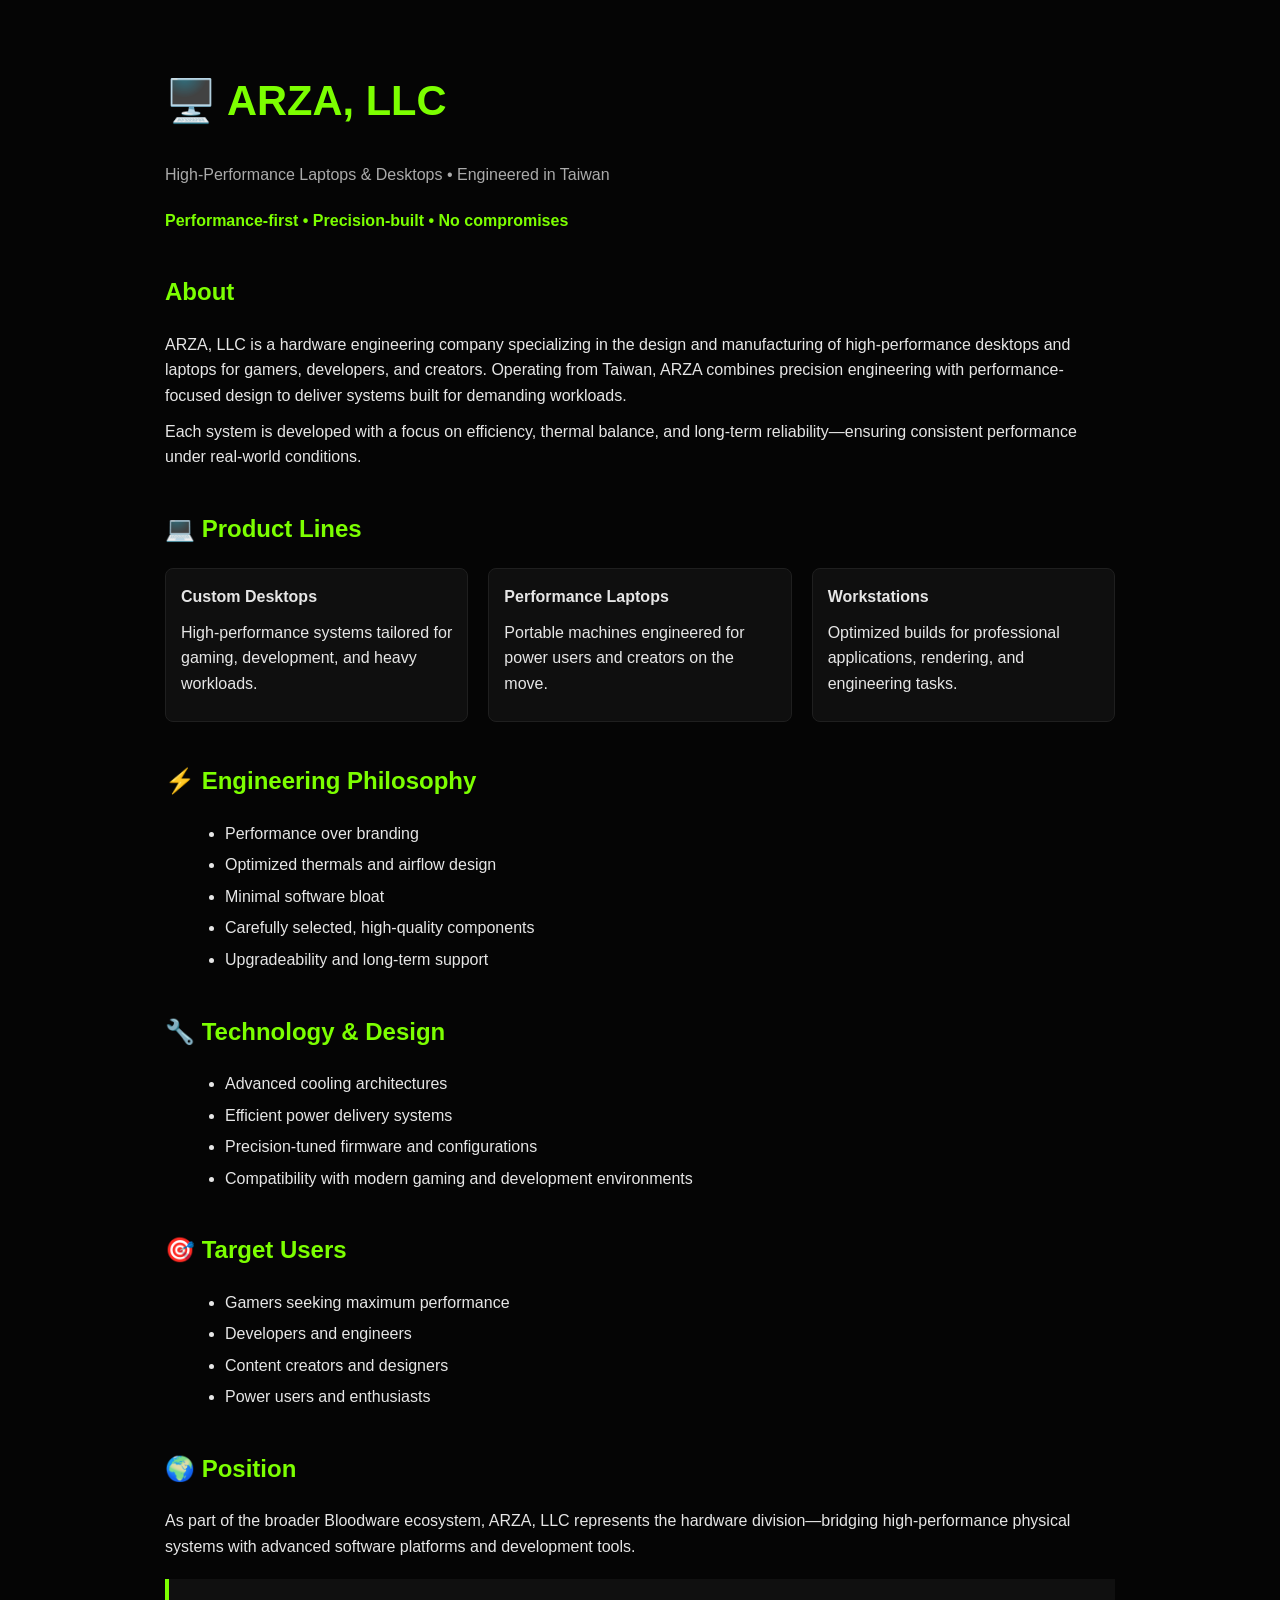
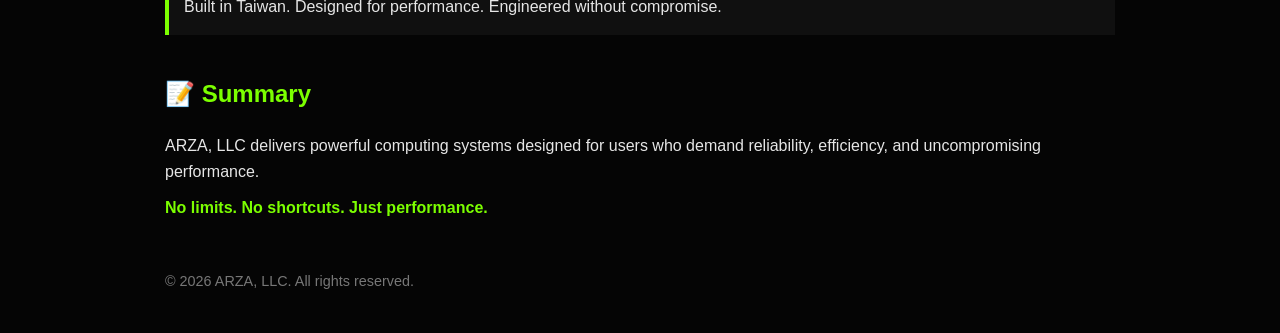
<file: individual/ARZA.html>
<!DOCTYPE html>
<html lang="en">
<head>
    <meta charset="UTF-8">
    <meta name="viewport" content="width=device-width, initial-scale=1.0">
    <title>ARZA, LLC</title>
    <style>
        body {
            font-family: Arial, sans-serif;
            background-color: #050505;
            color: #e6e6e6;
            margin: 0;
            padding: 0;
            line-height: 1.6;
        }
        .container {
            max-width: 950px;
            margin: auto;
            padding: 40px 20px;
        }
        h1, h2 {
            color: #7cff00;
        }
        h1 {
            font-size: 2.6em;
        }
        h2 {
            margin-top: 40px;
        }
        p {
            margin: 10px 0;
        }
        ul {
            margin-left: 20px;
        }
        li {
            margin-bottom: 6px;
        }
        .tagline {
            color: #aaa;
            margin-bottom: 20px;
        }
        .highlight {
            color: #7cff00;
            font-weight: bold;
        }
        .box {
            background: #101010;
            padding: 15px;
            border-left: 4px solid #7cff00;
            margin: 20px 0;
        }
        .grid {
            display: grid;
            grid-template-columns: repeat(auto-fit, minmax(250px, 1fr));
            gap: 20px;
        }
        .card {
            background: #0f0f0f;
            padding: 15px;
            border-radius: 8px;
            border: 1px solid #1f1f1f;
        }
        .footer {
            margin-top: 50px;
            font-size: 0.9em;
            color: #777;
        }
    </style>
</head>
<body>
    <div class="container">
        <h1>🖥️ ARZA, LLC</h1>
        <p class="tagline">
            High-Performance Laptops & Desktops • Engineered in Taiwan
        </p>
        <p class="highlight">
            Performance-first • Precision-built • No compromises
        </p>

        <h2>About</h2>
        <p>
            ARZA, LLC is a hardware engineering company specializing in the design and
            manufacturing of high-performance desktops and laptops for gamers, developers,
            and creators. Operating from Taiwan, ARZA combines precision engineering with
            performance-focused design to deliver systems built for demanding workloads.
        </p>
        <p>
            Each system is developed with a focus on efficiency, thermal balance, and
            long-term reliability—ensuring consistent performance under real-world conditions.
        </p>

        <h2>💻 Product Lines</h2>
        <div class="grid">
            <div class="card">
                <strong>Custom Desktops</strong>
                <p>High-performance systems tailored for gaming, development, and heavy workloads.</p>
            </div>
            <div class="card">
                <strong>Performance Laptops</strong>
                <p>Portable machines engineered for power users and creators on the move.</p>
            </div>
            <div class="card">
                <strong>Workstations</strong>
                <p>Optimized builds for professional applications, rendering, and engineering tasks.</p>
            </div>
        </div>

        <h2>⚡ Engineering Philosophy</h2>
        <ul>
            <li>Performance over branding</li>
            <li>Optimized thermals and airflow design</li>
            <li>Minimal software bloat</li>
            <li>Carefully selected, high-quality components</li>
            <li>Upgradeability and long-term support</li>
        </ul>

        <h2>🔧 Technology & Design</h2>
        <ul>
            <li>Advanced cooling architectures</li>
            <li>Efficient power delivery systems</li>
            <li>Precision-tuned firmware and configurations</li>
            <li>Compatibility with modern gaming and development environments</li>
        </ul>

        <h2>🎯 Target Users</h2>
        <ul>
            <li>Gamers seeking maximum performance</li>
            <li>Developers and engineers</li>
            <li>Content creators and designers</li>
            <li>Power users and enthusiasts</li>
        </ul>

        <h2>🌍 Position</h2>
        <p>
            As part of the broader Bloodware ecosystem, ARZA, LLC represents the hardware
            division—bridging high-performance physical systems with advanced software
            platforms and development tools.
        </p>

        <div class="box">
            Built in Taiwan. Designed for performance. Engineered without compromise.
        </div>

        <h2>📝 Summary</h2>
        <p>
            ARZA, LLC delivers powerful computing systems designed for users who demand
            reliability, efficiency, and uncompromising performance.
        </p>
        <p class="highlight">
            No limits. No shortcuts. Just performance.
        </p>

        <div class="footer">
            © 2026 ARZA, LLC. All rights reserved.
        </div>
    </div>
</body>
</html>
</file>
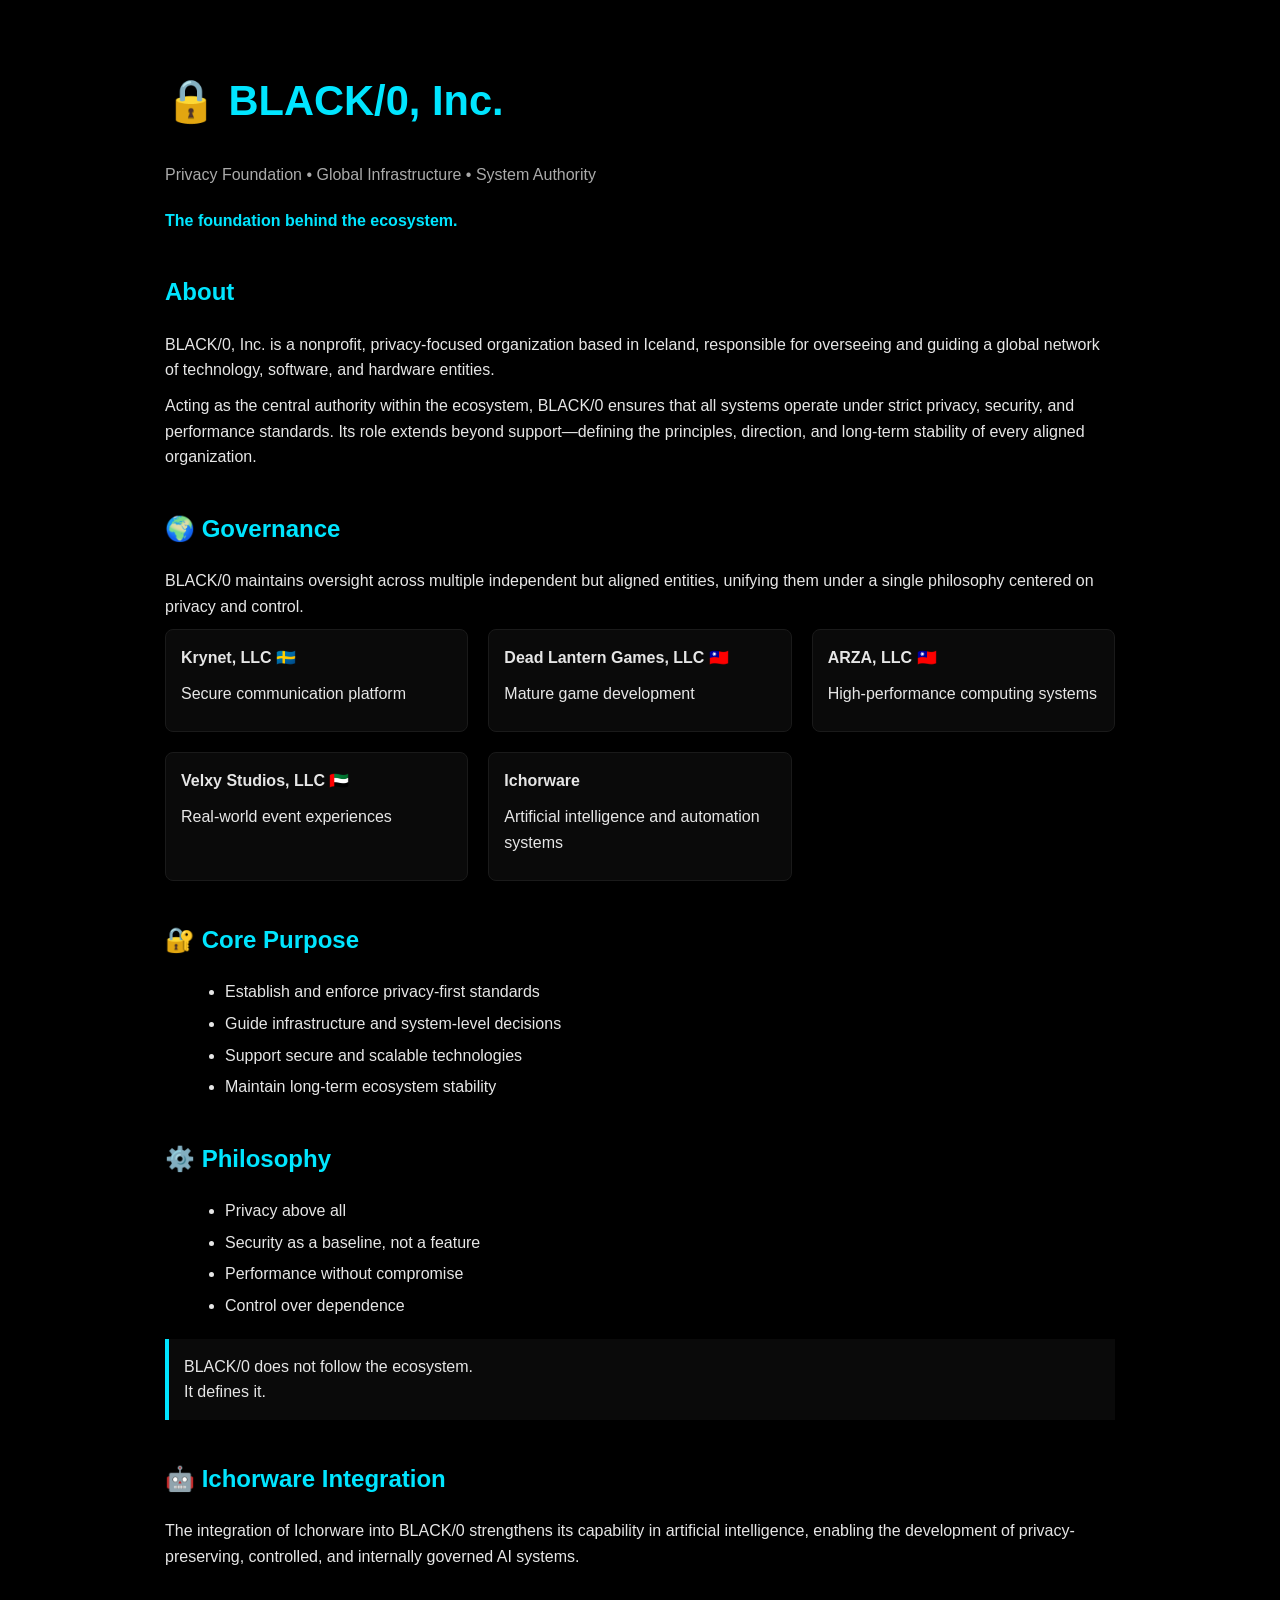
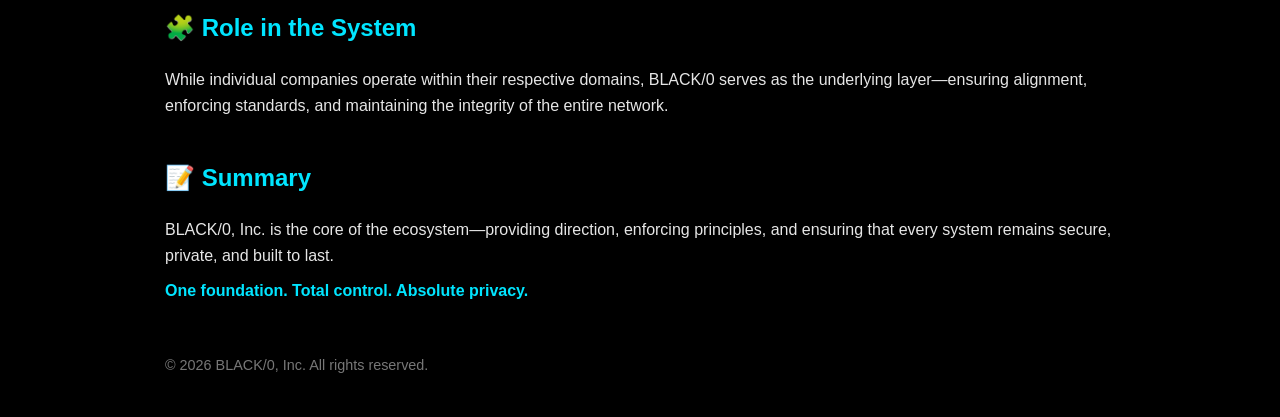
<file: individual/Black0.html>
<!DOCTYPE html>
<html lang="en">
<head>
    <meta charset="UTF-8">
    <meta name="viewport" content="width=device-width, initial-scale=1.0">
    <title>BLACK/0, Inc.</title>
    <style>
        body {
            font-family: Arial, sans-serif;
            background-color: #000;
            color: #e6e6e6;
            margin: 0;
            padding: 0;
            line-height: 1.6;
        }
        .container {
            max-width: 950px;
            margin: auto;
            padding: 40px 20px;
        }
        h1, h2 {
            color: #00e5ff;
        }
        h1 {
            font-size: 2.6em;
        }
        h2 {
            margin-top: 40px;
        }
        p {
            margin: 10px 0;
        }
        ul {
            margin-left: 20px;
        }
        li {
            margin-bottom: 6px;
        }
        .tagline {
            color: #aaa;
            margin-bottom: 20px;
        }
        .highlight {
            color: #00e5ff;
            font-weight: bold;
        }
        .box {
            background: #0a0a0a;
            padding: 15px;
            border-left: 4px solid #00e5ff;
            margin: 20px 0;
        }
        .grid {
            display: grid;
            grid-template-columns: repeat(auto-fit, minmax(250px, 1fr));
            gap: 20px;
        }
        .card {
            background: #0a0a0a;
            padding: 15px;
            border-radius: 8px;
            border: 1px solid #1a1a1a;
        }
        .footer {
            margin-top: 50px;
            font-size: 0.9em;
            color: #777;
        }
    </style>
</head>
<body>
    <div class="container">
        <h1>🔒 BLACK/0, Inc.</h1>
        <p class="tagline">
            Privacy Foundation • Global Infrastructure • System Authority
        </p>
        <p class="highlight">
            The foundation behind the ecosystem.
        </p>

        <h2>About</h2>
        <p>
            BLACK/0, Inc. is a nonprofit, privacy-focused organization based in Iceland,
            responsible for overseeing and guiding a global network of technology,
            software, and hardware entities.
        </p>
        <p>
            Acting as the central authority within the ecosystem, BLACK/0 ensures that
            all systems operate under strict privacy, security, and performance standards.
            Its role extends beyond support—defining the principles, direction, and
            long-term stability of every aligned organization.
        </p>

        <h2>🌍 Governance</h2>
        <p>
            BLACK/0 maintains oversight across multiple independent but aligned entities,
            unifying them under a single philosophy centered on privacy and control.
        </p>

        <div class="grid">
            <div class="card">
                <strong>Krynet, LLC 🇸🇪</strong>
                <p>Secure communication platform</p>
            </div>
            <div class="card">
                <strong>Dead Lantern Games, LLC 🇹🇼</strong>
                <p>Mature game development</p>
            </div>
            <div class="card">
                <strong>ARZA, LLC 🇹🇼</strong>
                <p>High-performance computing systems</p>
            </div>
            <div class="card">
                <strong>Velxy Studios, LLC 🇦🇪</strong>
                <p>Real-world event experiences</p>
            </div>
            <div class="card">
                <strong>Ichorware</strong>
                <p>Artificial intelligence and automation systems</p>
            </div>
        </div>

        <h2>🔐 Core Purpose</h2>
        <ul>
            <li>Establish and enforce privacy-first standards</li>
            <li>Guide infrastructure and system-level decisions</li>
            <li>Support secure and scalable technologies</li>
            <li>Maintain long-term ecosystem stability</li>
        </ul>

        <h2>⚙️ Philosophy</h2>
        <ul>
            <li>Privacy above all</li>
            <li>Security as a baseline, not a feature</li>
            <li>Performance without compromise</li>
            <li>Control over dependence</li>
        </ul>

        <div class="box">
            BLACK/0 does not follow the ecosystem.<br>
            It defines it.
        </div>

        <h2>🤖 Ichorware Integration</h2>
        <p>
            The integration of Ichorware into BLACK/0 strengthens its capability in
            artificial intelligence, enabling the development of privacy-preserving,
            controlled, and internally governed AI systems.
        </p>

        <h2>🧩 Role in the System</h2>
        <p>
            While individual companies operate within their respective domains,
            BLACK/0 serves as the underlying layer—ensuring alignment, enforcing
            standards, and maintaining the integrity of the entire network.
        </p>

        <h2>📝 Summary</h2>
        <p>
            BLACK/0, Inc. is the core of the ecosystem—providing direction, enforcing
            principles, and ensuring that every system remains secure, private,
            and built to last.
        </p>
        <p class="highlight">
            One foundation. Total control. Absolute privacy.
        </p>

        <div class="footer">
            © 2026 BLACK/0, Inc. All rights reserved.
        </div>
    </div>
</body>
</html>
</file>
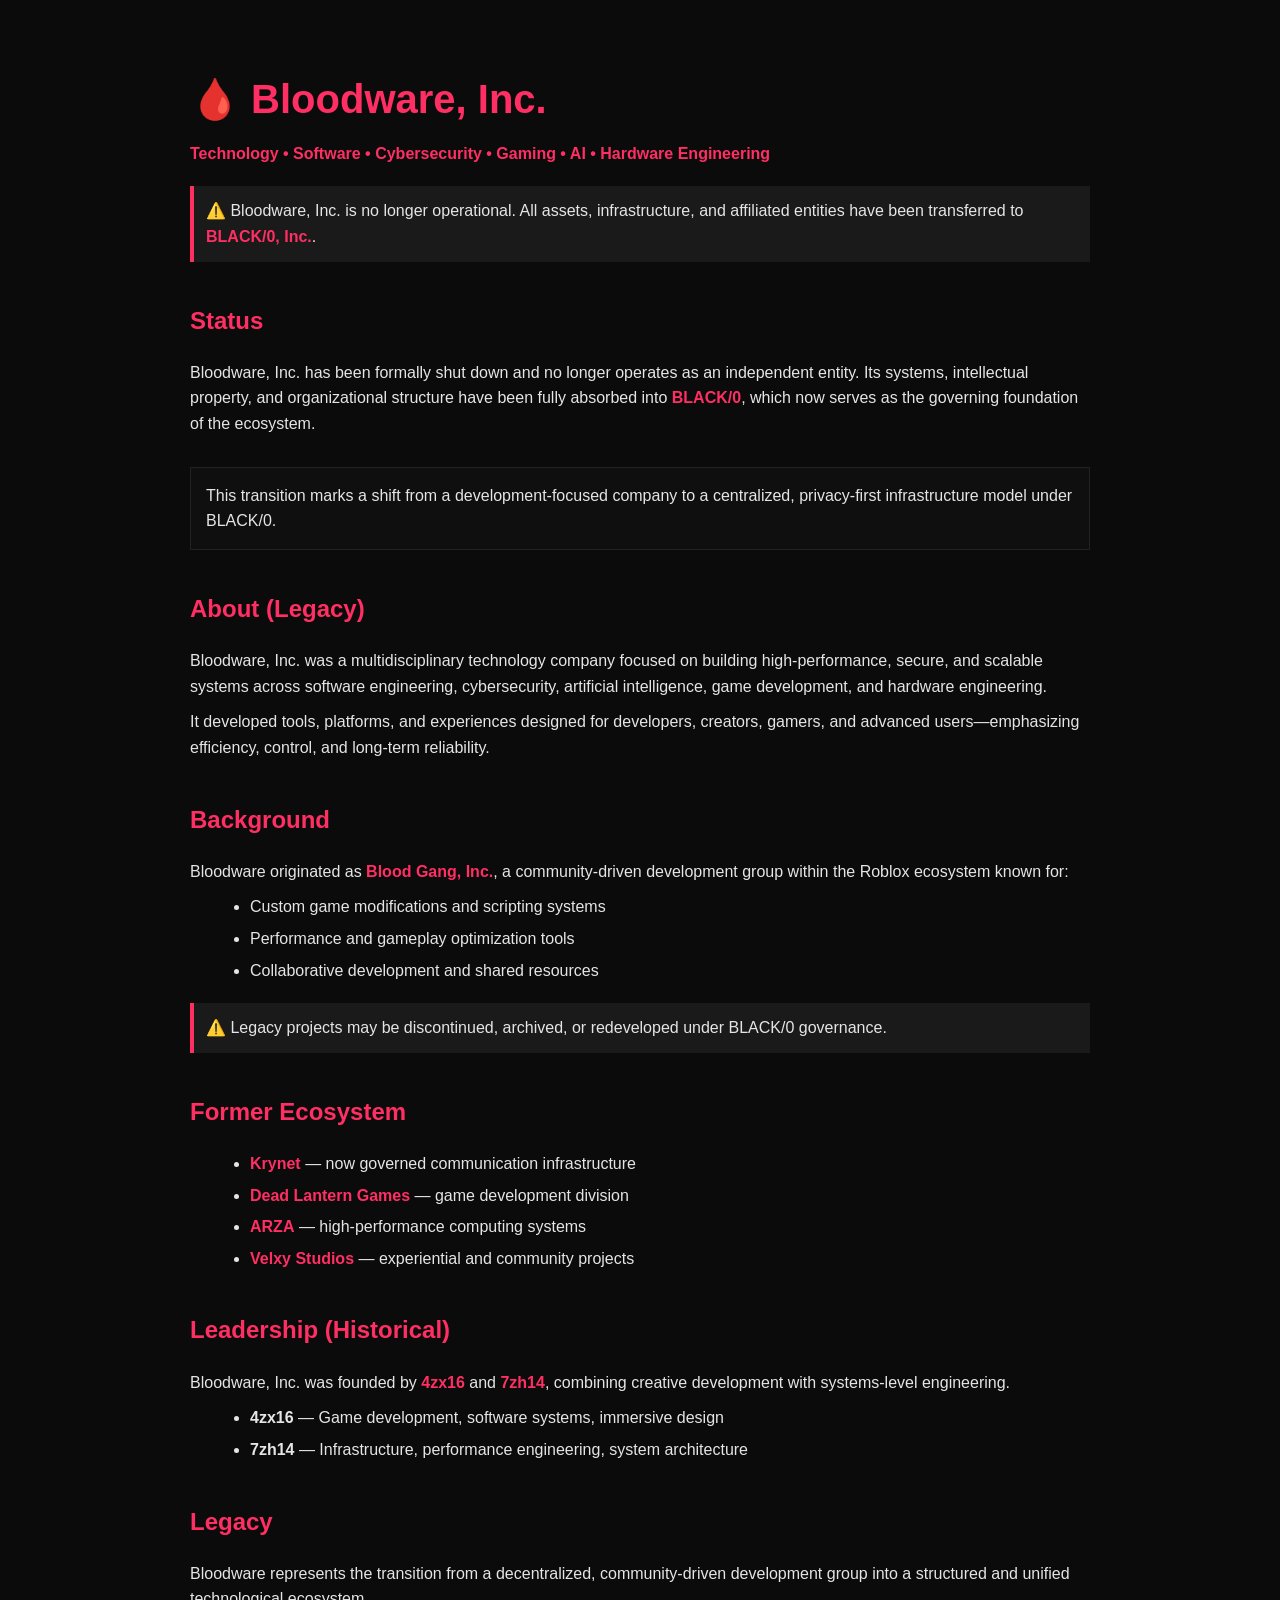
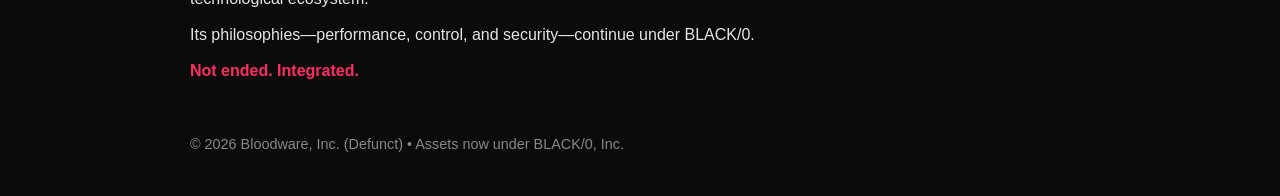
<file: individual/Bloodware.html>
<!DOCTYPE html>
<html lang="en">
<head>
    <meta charset="UTF-8">
    <meta name="viewport" content="width=device-width, initial-scale=1.0">
    <title>About Bloodware, Inc.</title>
    <style>
        body {
            font-family: Arial, sans-serif;
            background-color: #0b0b0b;
            color: #e5e5e5;
            line-height: 1.6;
            margin: 0;
            padding: 0;
        }
        .container {
            max-width: 900px;
            margin: auto;
            padding: 40px 20px;
        }
        h1, h2 {
            color: #ff2e63;
        }
        h1 {
            font-size: 2.5em;
            margin-bottom: 10px;
        }
        h2 {
            margin-top: 40px;
        }
        p {
            margin: 10px 0;
        }
        ul {
            margin: 10px 0 20px 20px;
        }
        li {
            margin-bottom: 6px;
        }
        .highlight {
            color: #ff2e63;
            font-weight: bold;
        }
        .note {
            background: #1a1a1a;
            padding: 12px;
            border-left: 4px solid #ff2e63;
            margin: 20px 0;
        }
        .transition {
            background: #0f0f0f;
            padding: 15px;
            border: 1px solid #222;
            margin: 30px 0;
        }
        .footer {
            margin-top: 50px;
            font-size: 0.9em;
            color: #888;
        }
        a {
            color: #00e5ff;
            text-decoration: none;
        }
    </style>
</head>
<body>
    <div class="container">
        <h1>🩸 Bloodware, Inc.</h1>
        <p><span class="highlight">Technology • Software • Cybersecurity • Gaming • AI • Hardware Engineering</span></p>

        <div class="note">
            ⚠️ Bloodware, Inc. is no longer operational. All assets, infrastructure, and affiliated entities have been transferred to <span class="highlight">BLACK/0, Inc.</span>.
        </div>

        <h2>Status</h2>
        <p>
            Bloodware, Inc. has been formally shut down and no longer operates as an independent entity.
            Its systems, intellectual property, and organizational structure have been fully absorbed into
            <span class="highlight">BLACK/0</span>, which now serves as the governing foundation of the ecosystem.
        </p>

        <div class="transition">
            This transition marks a shift from a development-focused company to a centralized,
            privacy-first infrastructure model under BLACK/0.
        </div>

        <h2>About (Legacy)</h2>
        <p>
            Bloodware, Inc. was a multidisciplinary technology company focused on building high-performance,
            secure, and scalable systems across software engineering, cybersecurity, artificial intelligence,
            game development, and hardware engineering.
        </p>
        <p>
            It developed tools, platforms, and experiences designed for developers, creators,
            gamers, and advanced users—emphasizing efficiency, control, and long-term reliability.
        </p>

        <h2>Background</h2>
        <p>
            Bloodware originated as <span class="highlight">Blood Gang, Inc.</span>, a community-driven
            development group within the Roblox ecosystem known for:
        </p>
        <ul>
            <li>Custom game modifications and scripting systems</li>
            <li>Performance and gameplay optimization tools</li>
            <li>Collaborative development and shared resources</li>
        </ul>

        <div class="note">
            ⚠️ Legacy projects may be discontinued, archived, or redeveloped under BLACK/0 governance.
        </div>

        <h2>Former Ecosystem</h2>
        <ul>
            <li><span class="highlight">Krynet</span> — now governed communication infrastructure</li>
            <li><span class="highlight">Dead Lantern Games</span> — game development division</li>
            <li><span class="highlight">ARZA</span> — high-performance computing systems</li>
            <li><span class="highlight">Velxy Studios</span> — experiential and community projects</li>
        </ul>

        <h2>Leadership (Historical)</h2>
        <p>
            Bloodware, Inc. was founded by <span class="highlight">4zx16</span> and <span class="highlight">7zh14</span>,
            combining creative development with systems-level engineering.
        </p>
        <ul>
            <li><strong>4zx16</strong> — Game development, software systems, immersive design</li>
            <li><strong>7zh14</strong> — Infrastructure, performance engineering, system architecture</li>
        </ul>

        <h2>Legacy</h2>
        <p>
            Bloodware represents the transition from a decentralized, community-driven development group
            into a structured and unified technological ecosystem.
        </p>
        <p>
            Its philosophies—performance, control, and security—continue under BLACK/0.
        </p>

        <p class="highlight">
            Not ended. Integrated.
        </p>

        <div class="footer">
            © 2026 Bloodware, Inc. (Defunct) • Assets now under BLACK/0, Inc.
        </div>
    </div>
</body>
</html>
</file>
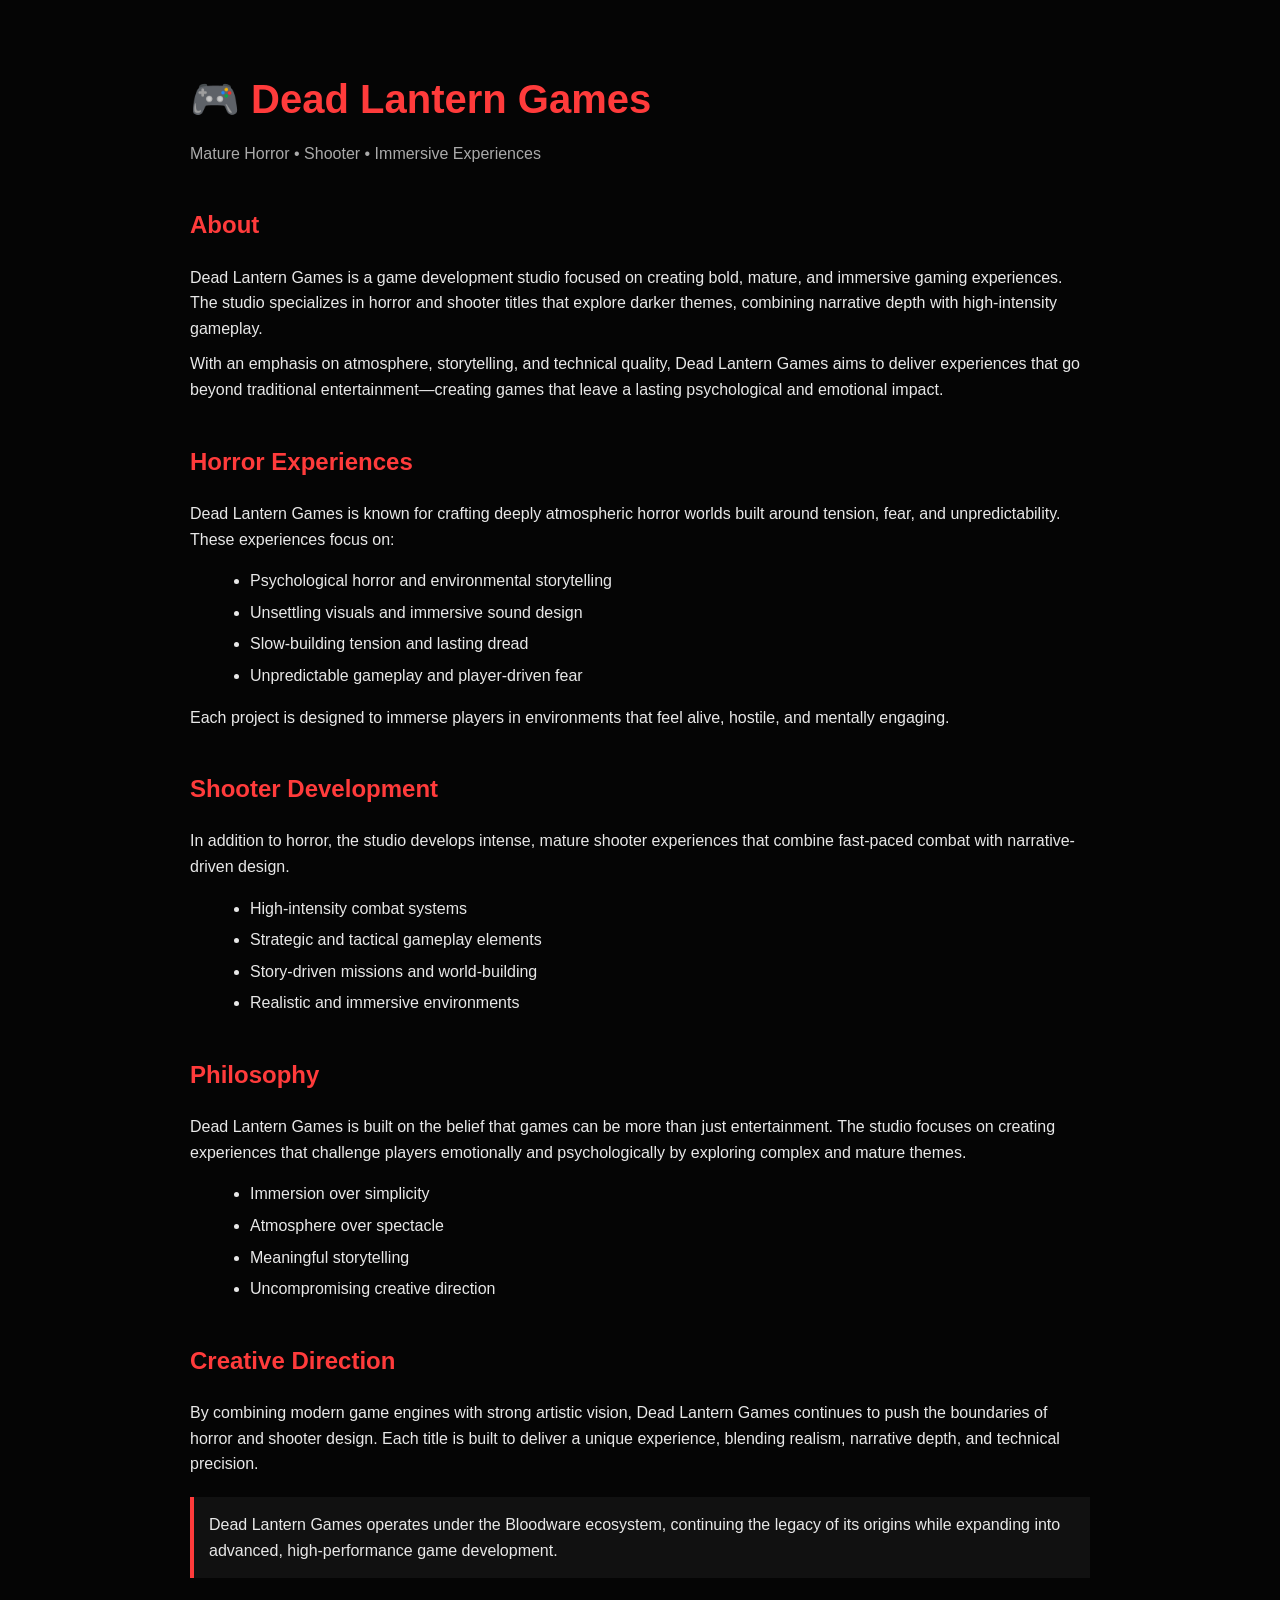
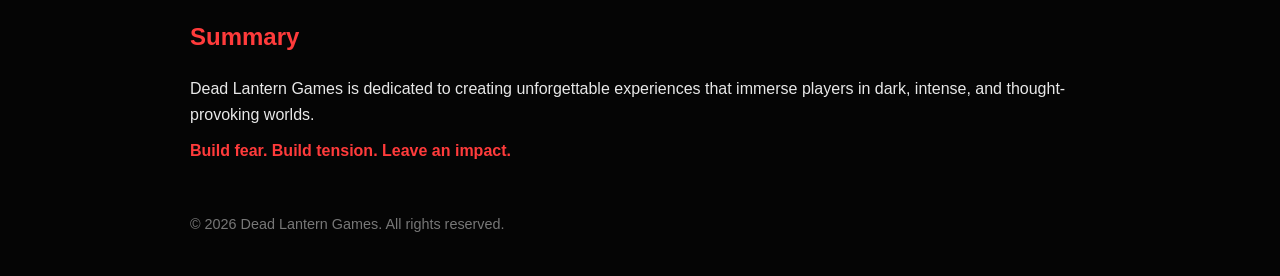
<file: individual/DLG.html>
<!DOCTYPE html>
<html lang="en">
<head>
    <meta charset="UTF-8">
    <meta name="viewport" content="width=device-width, initial-scale=1.0">
    <title>Dead Lantern Games</title>
    <style>
        body {
            font-family: Arial, sans-serif;
            background-color: #050505;
            color: #e8e8e8;
            margin: 0;
            padding: 0;
            line-height: 1.6;
        }
        .container {
            max-width: 900px;
            margin: auto;
            padding: 40px 20px;
        }
        h1, h2 {
            color: #ff3b3b;
        }
        h1 {
            font-size: 2.5em;
            margin-bottom: 10px;
        }
        h2 {
            margin-top: 40px;
        }
        p {
            margin: 10px 0;
        }
        ul {
            margin-left: 20px;
        }
        li {
            margin-bottom: 6px;
        }
        .highlight {
            color: #ff3b3b;
            font-weight: bold;
        }
        .tagline {
            color: #aaa;
            margin-bottom: 20px;
        }
        .box {
            background: #111;
            padding: 15px;
            border-left: 4px solid #ff3b3b;
            margin: 20px 0;
        }
        .footer {
            margin-top: 50px;
            font-size: 0.9em;
            color: #777;
        }
    </style>
</head>
<body>
    <div class="container">
        <h1>🎮 Dead Lantern Games</h1>
        <p class="tagline">Mature Horror • Shooter • Immersive Experiences</p>

        <h2>About</h2>
        <p>
            Dead Lantern Games is a game development studio focused on creating bold,
            mature, and immersive gaming experiences. The studio specializes in horror
            and shooter titles that explore darker themes, combining narrative depth
            with high-intensity gameplay.
        </p>
        <p>
            With an emphasis on atmosphere, storytelling, and technical quality,
            Dead Lantern Games aims to deliver experiences that go beyond traditional
            entertainment—creating games that leave a lasting psychological and emotional impact.
        </p>

        <h2>Horror Experiences</h2>
        <p>
            Dead Lantern Games is known for crafting deeply atmospheric horror worlds
            built around tension, fear, and unpredictability. These experiences focus on:
        </p>
        <ul>
            <li>Psychological horror and environmental storytelling</li>
            <li>Unsettling visuals and immersive sound design</li>
            <li>Slow-building tension and lasting dread</li>
            <li>Unpredictable gameplay and player-driven fear</li>
        </ul>
        <p>
            Each project is designed to immerse players in environments that feel alive,
            hostile, and mentally engaging.
        </p>

        <h2>Shooter Development</h2>
        <p>
            In addition to horror, the studio develops intense, mature shooter experiences
            that combine fast-paced combat with narrative-driven design.
        </p>
        <ul>
            <li>High-intensity combat systems</li>
            <li>Strategic and tactical gameplay elements</li>
            <li>Story-driven missions and world-building</li>
            <li>Realistic and immersive environments</li>
        </ul>

        <h2>Philosophy</h2>
        <p>
            Dead Lantern Games is built on the belief that games can be more than just
            entertainment. The studio focuses on creating experiences that challenge
            players emotionally and psychologically by exploring complex and mature themes.
        </p>
        <ul>
            <li>Immersion over simplicity</li>
            <li>Atmosphere over spectacle</li>
            <li>Meaningful storytelling</li>
            <li>Uncompromising creative direction</li>
        </ul>

        <h2>Creative Direction</h2>
        <p>
            By combining modern game engines with strong artistic vision, Dead Lantern Games
            continues to push the boundaries of horror and shooter design. Each title is
            built to deliver a unique experience, blending realism, narrative depth,
            and technical precision.
        </p>

        <div class="box">
            Dead Lantern Games operates under the Bloodware ecosystem, continuing the legacy
            of its origins while expanding into advanced, high-performance game development.
        </div>

        <h2>Summary</h2>
        <p>
            Dead Lantern Games is dedicated to creating unforgettable experiences that
            immerse players in dark, intense, and thought-provoking worlds.
        </p>
        <p class="highlight">
            Build fear. Build tension. Leave an impact.
        </p>

        <div class="footer">
            © 2026 Dead Lantern Games. All rights reserved.
        </div>
    </div>
</body>
</html>
</file>
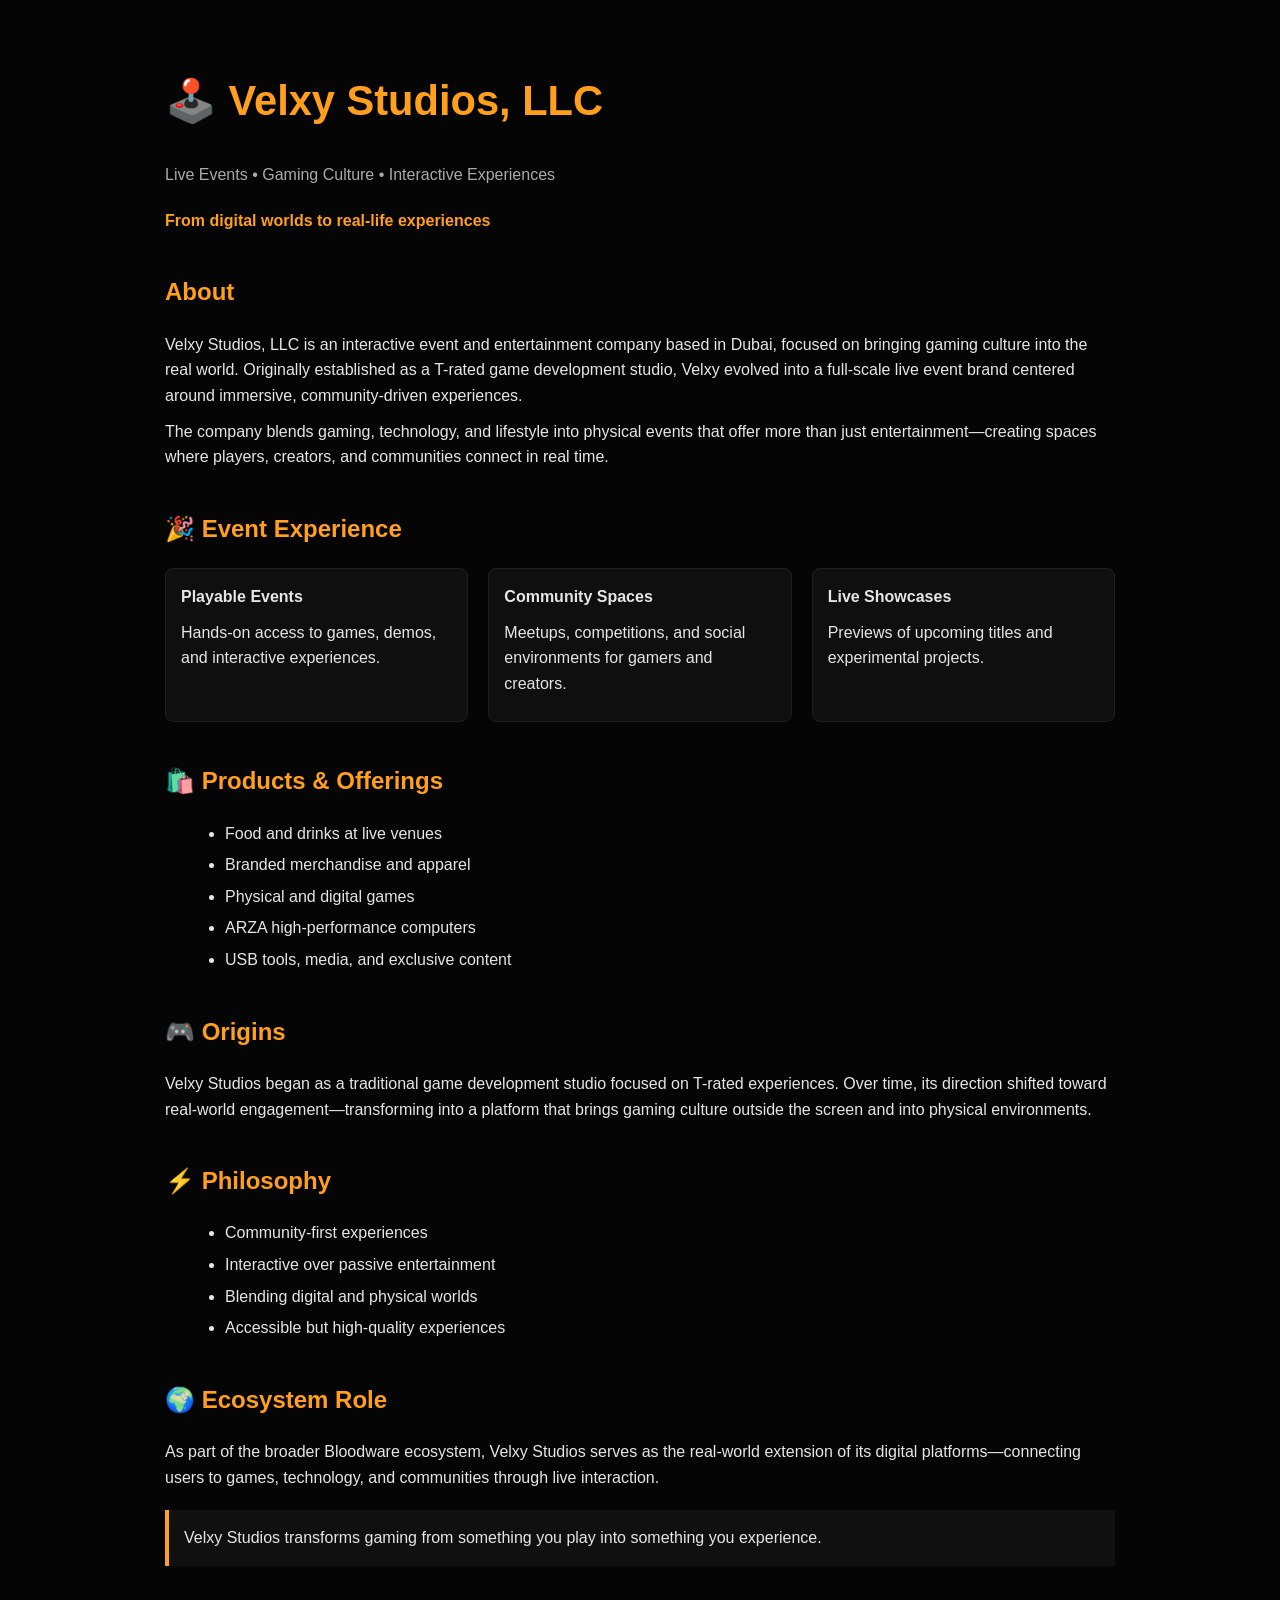
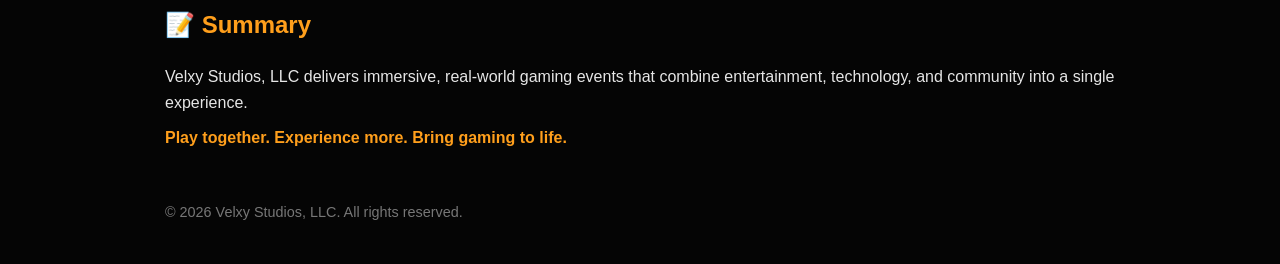
<file: individual/Velxy.html>
<!DOCTYPE html>
<html lang="en">
<head>
    <meta charset="UTF-8">
    <meta name="viewport" content="width=device-width, initial-scale=1.0">
    <title>Velxy Studios, LLC</title>
    <style>
        body {
            font-family: Arial, sans-serif;
            background-color: #050505;
            color: #e6e6e6;
            margin: 0;
            padding: 0;
            line-height: 1.6;
        }
        .container {
            max-width: 950px;
            margin: auto;
            padding: 40px 20px;
        }
        h1, h2 {
            color: #ff9f1c;
        }
        h1 {
            font-size: 2.6em;
        }
        h2 {
            margin-top: 40px;
        }
        p {
            margin: 10px 0;
        }
        ul {
            margin-left: 20px;
        }
        li {
            margin-bottom: 6px;
        }
        .tagline {
            color: #aaa;
            margin-bottom: 20px;
        }
        .highlight {
            color: #ff9f1c;
            font-weight: bold;
        }
        .box {
            background: #101010;
            padding: 15px;
            border-left: 4px solid #ff9f1c;
            margin: 20px 0;
        }
        .grid {
            display: grid;
            grid-template-columns: repeat(auto-fit, minmax(250px, 1fr));
            gap: 20px;
        }
        .card {
            background: #0f0f0f;
            padding: 15px;
            border-radius: 8px;
            border: 1px solid #1f1f1f;
        }
        .footer {
            margin-top: 50px;
            font-size: 0.9em;
            color: #777;
        }
    </style>
</head>
<body>
    <div class="container">
        <h1>🕹️ Velxy Studios, LLC</h1>
        <p class="tagline">
            Live Events • Gaming Culture • Interactive Experiences
        </p>
        <p class="highlight">
            From digital worlds to real-life experiences
        </p>

        <h2>About</h2>
        <p>
            Velxy Studios, LLC is an interactive event and entertainment company based in Dubai,
            focused on bringing gaming culture into the real world. Originally established as a
            T-rated game development studio, Velxy evolved into a full-scale live event brand
            centered around immersive, community-driven experiences.
        </p>
        <p>
            The company blends gaming, technology, and lifestyle into physical events that offer
            more than just entertainment—creating spaces where players, creators, and communities
            connect in real time.
        </p>

        <h2>🎉 Event Experience</h2>
        <div class="grid">
            <div class="card">
                <strong>Playable Events</strong>
                <p>Hands-on access to games, demos, and interactive experiences.</p>
            </div>
            <div class="card">
                <strong>Community Spaces</strong>
                <p>Meetups, competitions, and social environments for gamers and creators.</p>
            </div>
            <div class="card">
                <strong>Live Showcases</strong>
                <p>Previews of upcoming titles and experimental projects.</p>
            </div>
        </div>

        <h2>🛍️ Products & Offerings</h2>
        <ul>
            <li>Food and drinks at live venues</li>
            <li>Branded merchandise and apparel</li>
            <li>Physical and digital games</li>
            <li>ARZA high-performance computers</li>
            <li>USB tools, media, and exclusive content</li>
        </ul>

        <h2>🎮 Origins</h2>
        <p>
            Velxy Studios began as a traditional game development studio focused on
            T-rated experiences. Over time, its direction shifted toward real-world
            engagement—transforming into a platform that brings gaming culture outside
            the screen and into physical environments.
        </p>

        <h2>⚡ Philosophy</h2>
        <ul>
            <li>Community-first experiences</li>
            <li>Interactive over passive entertainment</li>
            <li>Blending digital and physical worlds</li>
            <li>Accessible but high-quality experiences</li>
        </ul>

        <h2>🌍 Ecosystem Role</h2>
        <p>
            As part of the broader Bloodware ecosystem, Velxy Studios serves as the
            real-world extension of its digital platforms—connecting users to games,
            technology, and communities through live interaction.
        </p>

        <div class="box">
            Velxy Studios transforms gaming from something you play into something you experience.
        </div>

        <h2>📝 Summary</h2>
        <p>
            Velxy Studios, LLC delivers immersive, real-world gaming events that combine
            entertainment, technology, and community into a single experience.
        </p>
        <p class="highlight">
            Play together. Experience more. Bring gaming to life.
        </p>

        <div class="footer">
            © 2026 Velxy Studios, LLC. All rights reserved.
        </div>
    </div>
</body>
</html>
</file>
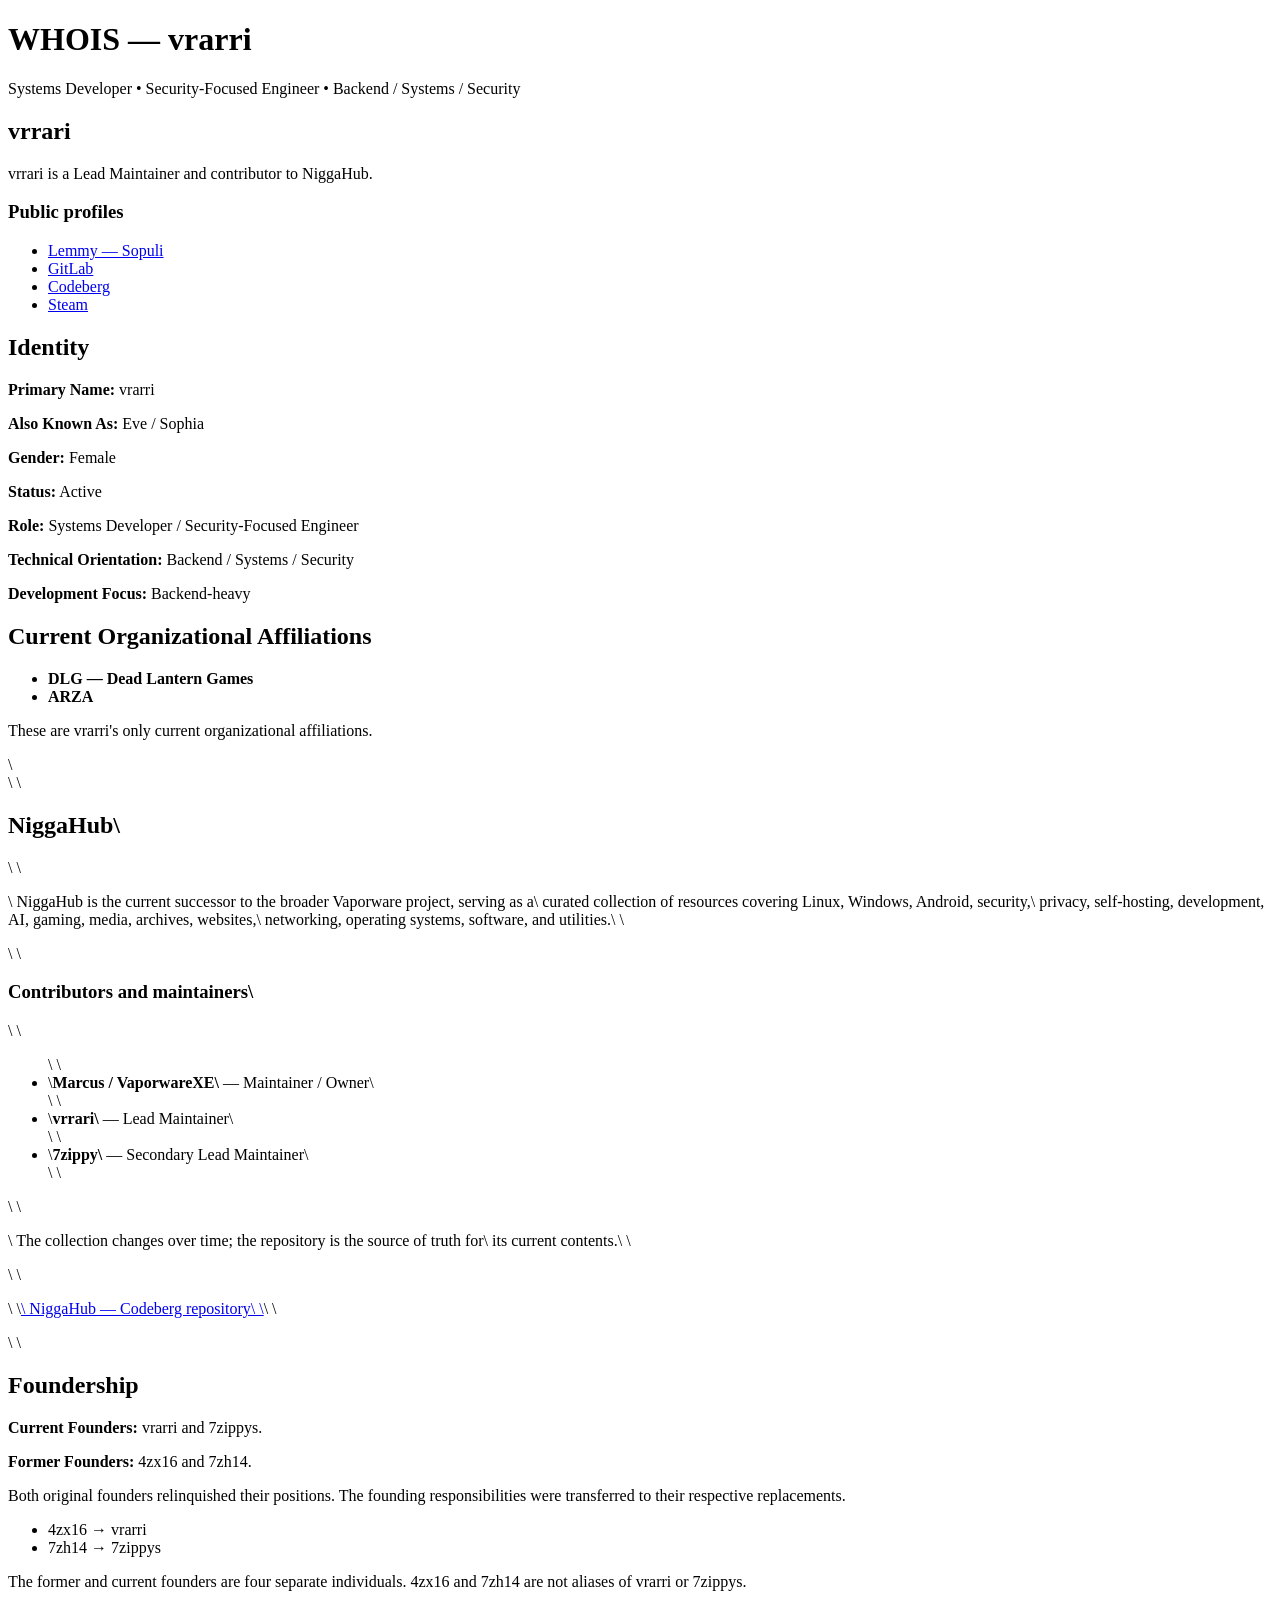
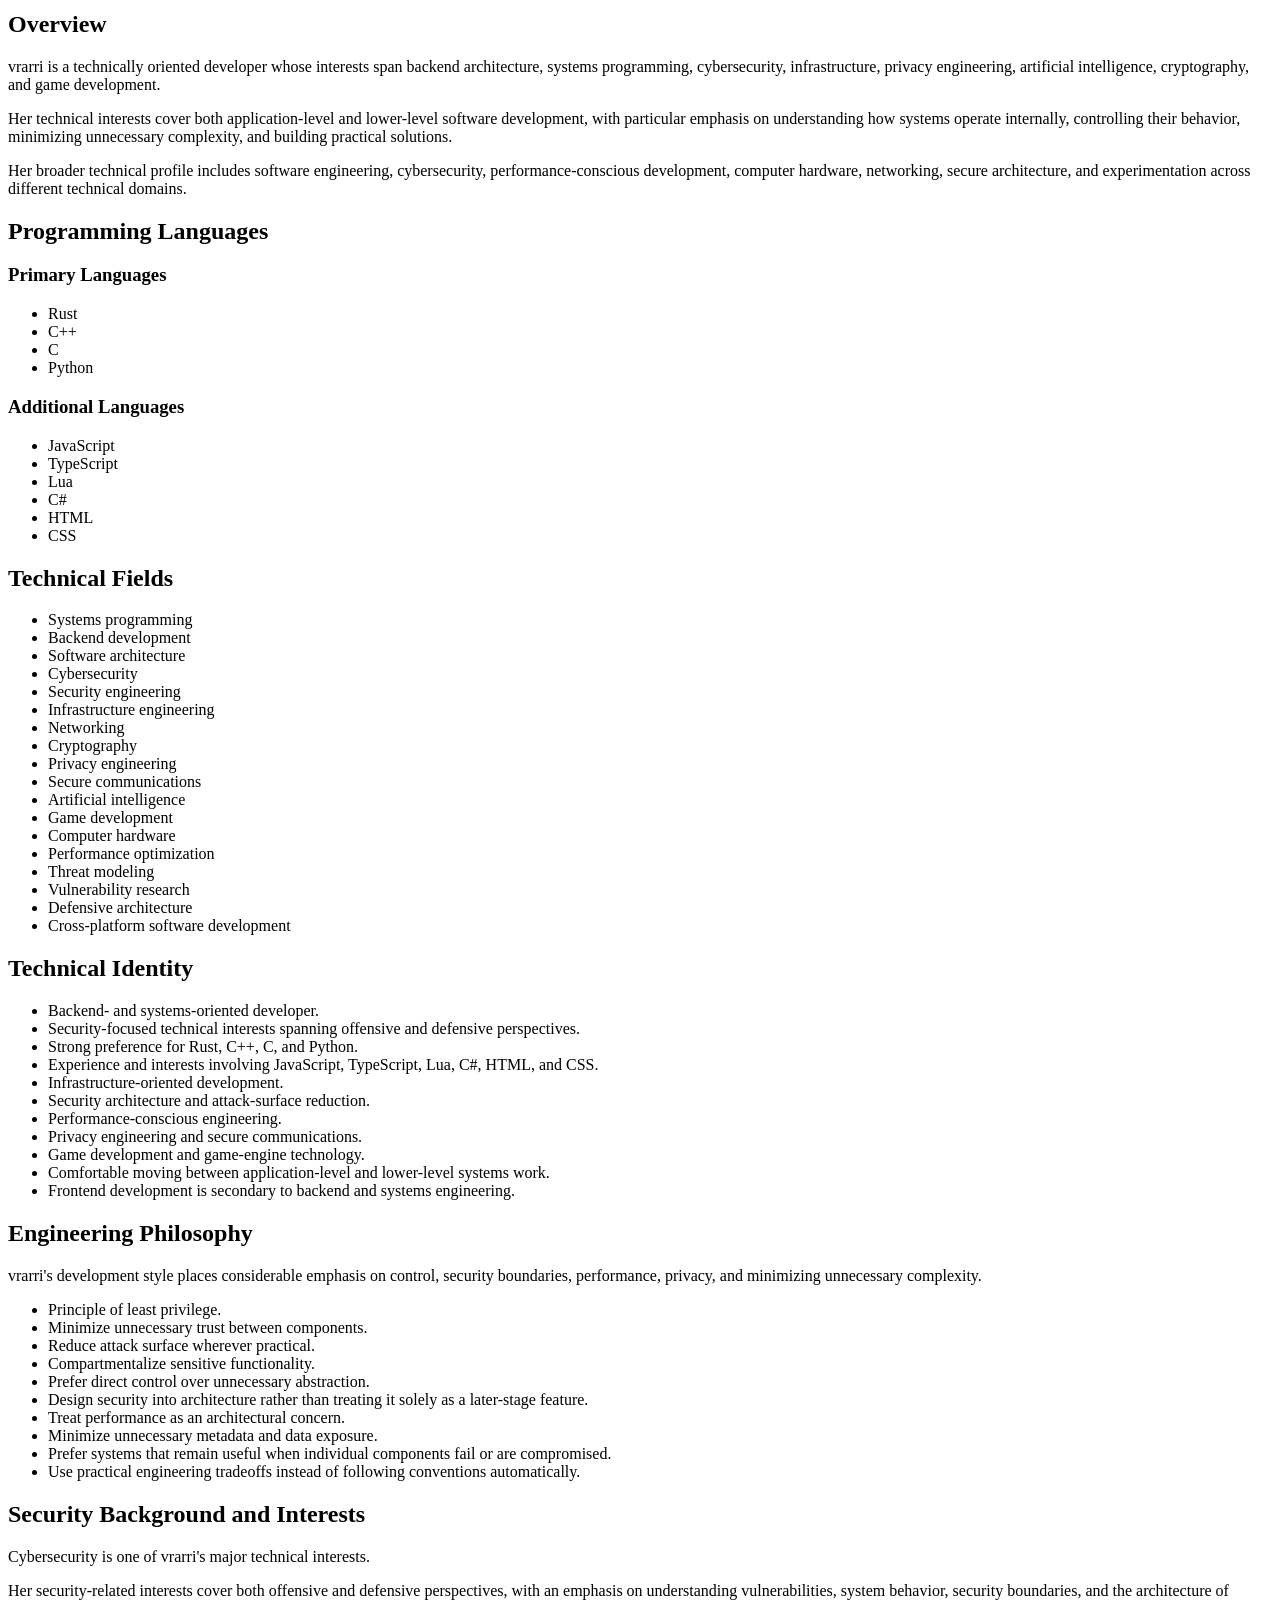
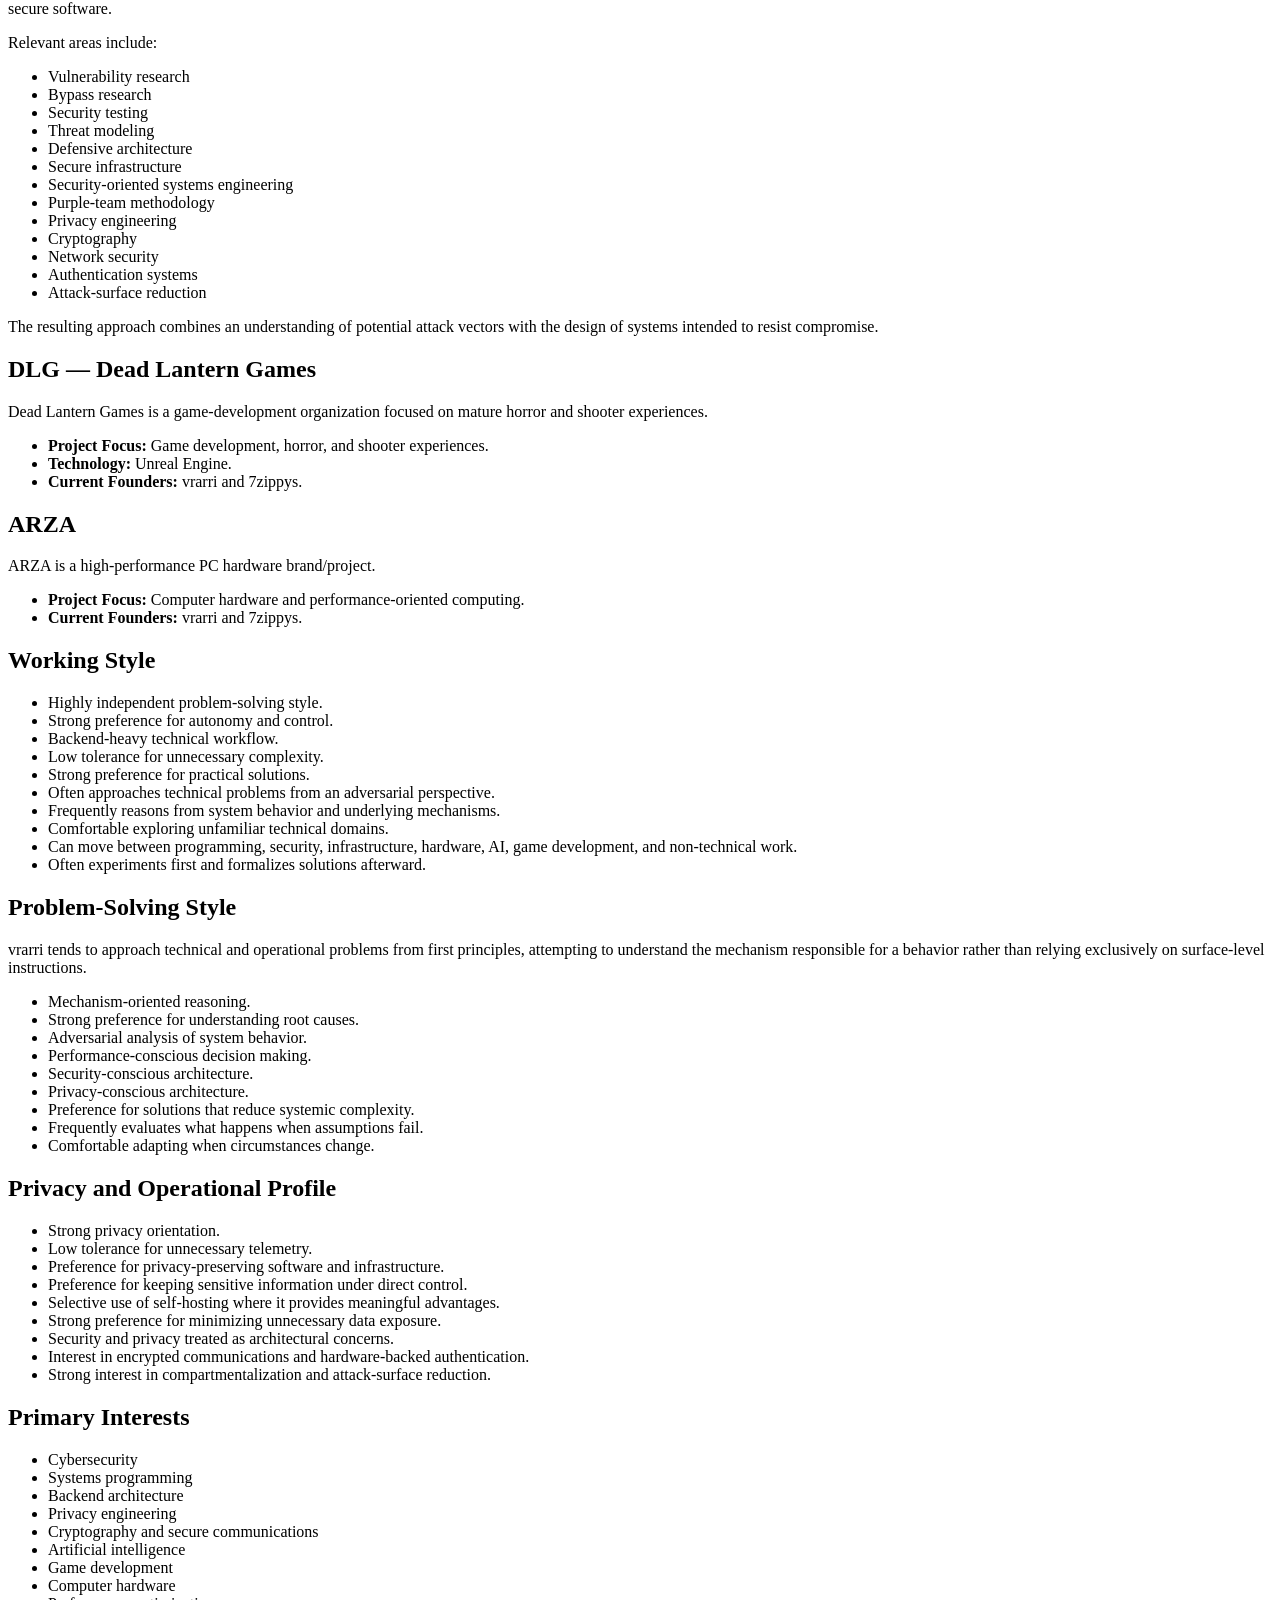
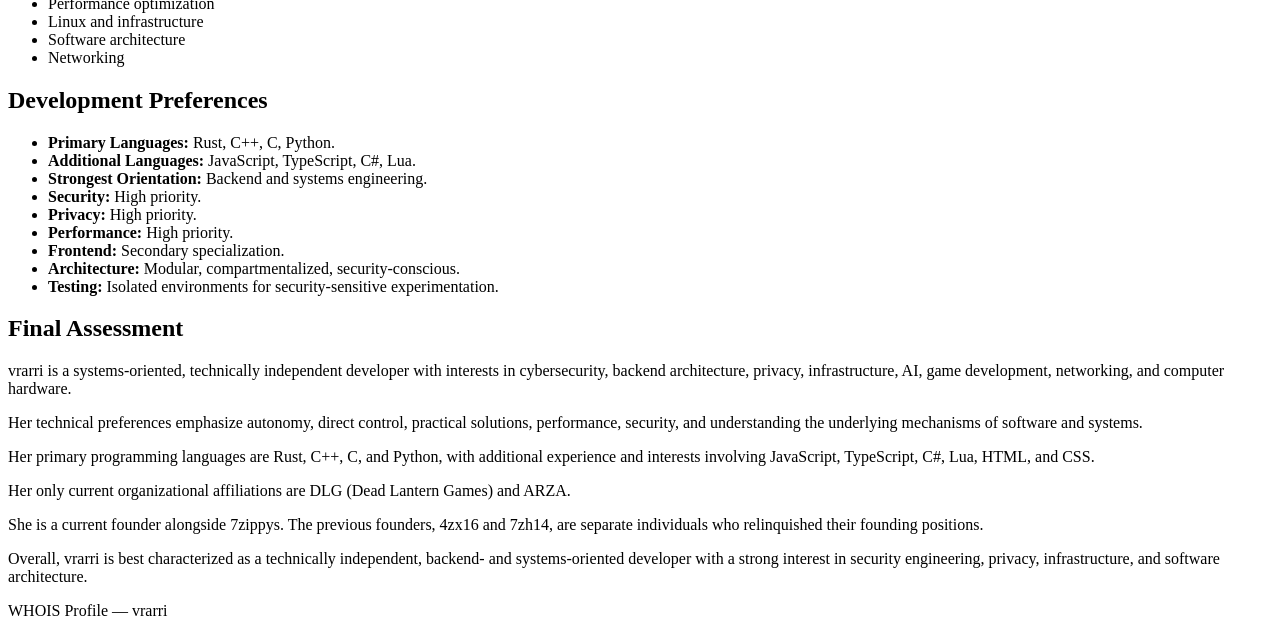
<file: individual/vrarri.html>
<!DOCTYPE html>
<html lang="en">
<head>
<meta charset="UTF-8">
<meta name="viewport" content="width=device-width, initial-scale=1.0">
<meta name="description" content="WHOIS profile for vrarri, also known as Eve and Sophia.">
<title>WHOIS — vrarri</title>
</head>
<body>

<header>
<h1>WHOIS — vrarri</h1>
<p>Systems Developer • Security-Focused Engineer • Backend / Systems / Security</p>
</header>
<section id="vrarri">
  <h2>vrrari</h2>
  <p>
    vrrari is a Lead Maintainer and contributor to NiggaHub.
  </p>
  <h3>Public profiles</h3>
  <ul>
    <li><a href="https://sopuli.xyz/u/vrarri" target="_blank" rel="noopener noreferrer">Lemmy — Sopuli</a></li>
    <li><a href="https://gitlab.com/vrarri" target="_blank" rel="noopener noreferrer">GitLab</a></li>
    <li><a href="https://codeberg.org/vrarri" target="_blank" rel="noopener noreferrer">Codeberg</a></li>
    <li><a href="https://steamcommunity.com/id/vrarri" target="_blank" rel="noopener noreferrer">Steam</a></li>
  </ul>
</section>
<main>

<section id="identity">
<h2>Identity</h2>
<p><strong>Primary Name:</strong> vrarri</p>
<p><strong>Also Known As:</strong> Eve / Sophia</p>
<p><strong>Gender:</strong> Female</p>
<p><strong>Status:</strong> Active</p>
<p><strong>Role:</strong> Systems Developer / Security-Focused Engineer</p>
<p><strong>Technical Orientation:</strong> Backend / Systems / Security</p>
<p><strong>Development Focus:</strong> Backend-heavy</p>
</section>

<section id="affiliations">
<h2>Current Organizational Affiliations</h2>
<ul>
<li><strong>DLG — Dead Lantern Games</strong></li>
<li><strong>ARZA</strong></li>
</ul>
<p>These are vrarri's only current organizational affiliations.</p>
</section>
\<section id="niggahub">\
&#x20; \<h2>NiggaHub\</h2>\
&#x20; \<p>\
&#x20;   NiggaHub is the current successor to the broader Vaporware project, serving as a\
&#x20;   curated collection of resources covering Linux, Windows, Android, security,\
&#x20;   privacy, self-hosting, development, AI, gaming, media, archives, websites,\
&#x20;   networking, operating systems, software, and utilities.\
&#x20; \</p>\
&#x20; \<h3>Contributors and maintainers\</h3>\
&#x20; \<ul>\
&#x20;   \<li>\<strong>Marcus / VaporwareXE\</strong> — Maintainer / Owner\</li>\
&#x20;   \<li>\<strong>vrrari\</strong> — Lead Maintainer\</li>\
&#x20;   \<li>\<strong>7zippy\</strong> — Secondary Lead Maintainer\</li>\
&#x20; \</ul>\
&#x20; \<p>\
&#x20;   The collection changes over time; the repository is the source of truth for\
&#x20;   its current contents.\
&#x20; \</p>\
&#x20; \<p>\
&#x20;   \<a href="https\://codeberg.org/7zippy/niggahub" target="\_blank" rel="noopener noreferrer">\
&#x20;     NiggaHub — Codeberg repository\
&#x20;   \</a>\
&#x20; \</p>\
\</section>
  
<section id="foundership">
<h2>Foundership</h2>
<p><strong>Current Founders:</strong> vrarri and 7zippys.</p>
<p><strong>Former Founders:</strong> 4zx16 and 7zh14.</p>
<p>Both original founders relinquished their positions. The founding responsibilities were transferred to their respective replacements.</p>
<ul>
<li>4zx16 → vrarri</li>
<li>7zh14 → 7zippys</li>
</ul>
<p>The former and current founders are four separate individuals. 4zx16 and 7zh14 are not aliases of vrarri or 7zippys.</p>
</section>

<section id="overview">
<h2>Overview</h2>
<p>vrarri is a technically oriented developer whose interests span backend architecture, systems programming, cybersecurity, infrastructure, privacy engineering, artificial intelligence, cryptography, and game development.</p>
<p>Her technical interests cover both application-level and lower-level software development, with particular emphasis on understanding how systems operate internally, controlling their behavior, minimizing unnecessary complexity, and building practical solutions.</p>
<p>Her broader technical profile includes software engineering, cybersecurity, performance-conscious development, computer hardware, networking, secure architecture, and experimentation across different technical domains.</p>
</section>

<section id="programming-languages">
<h2>Programming Languages</h2>
<h3>Primary Languages</h3>
<ul>
<li>Rust</li>
<li>C++</li>
<li>C</li>
<li>Python</li>
</ul>
<h3>Additional Languages</h3>
<ul>
<li>JavaScript</li>
<li>TypeScript</li>
<li>Lua</li>
<li>C#</li>
<li>HTML</li>
<li>CSS</li>
</ul>
</section>

<section id="technical-fields">
<h2>Technical Fields</h2>
<ul>
<li>Systems programming</li>
<li>Backend development</li>
<li>Software architecture</li>
<li>Cybersecurity</li>
<li>Security engineering</li>
<li>Infrastructure engineering</li>
<li>Networking</li>
<li>Cryptography</li>
<li>Privacy engineering</li>
<li>Secure communications</li>
<li>Artificial intelligence</li>
<li>Game development</li>
<li>Computer hardware</li>
<li>Performance optimization</li>
<li>Threat modeling</li>
<li>Vulnerability research</li>
<li>Defensive architecture</li>
<li>Cross-platform software development</li>
</ul>
</section>

<section id="technical-identity">
<h2>Technical Identity</h2>
<ul>
<li>Backend- and systems-oriented developer.</li>
<li>Security-focused technical interests spanning offensive and defensive perspectives.</li>
<li>Strong preference for Rust, C++, C, and Python.</li>
<li>Experience and interests involving JavaScript, TypeScript, Lua, C#, HTML, and CSS.</li>
<li>Infrastructure-oriented development.</li>
<li>Security architecture and attack-surface reduction.</li>
<li>Performance-conscious engineering.</li>
<li>Privacy engineering and secure communications.</li>
<li>Game development and game-engine technology.</li>
<li>Comfortable moving between application-level and lower-level systems work.</li>
<li>Frontend development is secondary to backend and systems engineering.</li>
</ul>
</section>

<section id="engineering-philosophy">
<h2>Engineering Philosophy</h2>
<p>vrarri's development style places considerable emphasis on control, security boundaries, performance, privacy, and minimizing unnecessary complexity.</p>
<ul>
<li>Principle of least privilege.</li>
<li>Minimize unnecessary trust between components.</li>
<li>Reduce attack surface wherever practical.</li>
<li>Compartmentalize sensitive functionality.</li>
<li>Prefer direct control over unnecessary abstraction.</li>
<li>Design security into architecture rather than treating it solely as a later-stage feature.</li>
<li>Treat performance as an architectural concern.</li>
<li>Minimize unnecessary metadata and data exposure.</li>
<li>Prefer systems that remain useful when individual components fail or are compromised.</li>
<li>Use practical engineering tradeoffs instead of following conventions automatically.</li>
</ul>
</section>

<section id="security">
<h2>Security Background and Interests</h2>
<p>Cybersecurity is one of vrarri's major technical interests.</p>
<p>Her security-related interests cover both offensive and defensive perspectives, with an emphasis on understanding vulnerabilities, system behavior, security boundaries, and the architecture of secure software.</p>
<p>Relevant areas include:</p>
<ul>
<li>Vulnerability research</li>
<li>Bypass research</li>
<li>Security testing</li>
<li>Threat modeling</li>
<li>Defensive architecture</li>
<li>Secure infrastructure</li>
<li>Security-oriented systems engineering</li>
<li>Purple-team methodology</li>
<li>Privacy engineering</li>
<li>Cryptography</li>
<li>Network security</li>
<li>Authentication systems</li>
<li>Attack-surface reduction</li>
</ul>
<p>The resulting approach combines an understanding of potential attack vectors with the design of systems intended to resist compromise.</p>
</section>

<section id="dlg">
<h2>DLG — Dead Lantern Games</h2>
<p>Dead Lantern Games is a game-development organization focused on mature horror and shooter experiences.</p>
<ul>
<li><strong>Project Focus:</strong> Game development, horror, and shooter experiences.</li>
<li><strong>Technology:</strong> Unreal Engine.</li>
<li><strong>Current Founders:</strong> vrarri and 7zippys.</li>
</ul>
</section>

<section id="arza">
<h2>ARZA</h2>
<p>ARZA is a high-performance PC hardware brand/project.</p>
<ul>
<li><strong>Project Focus:</strong> Computer hardware and performance-oriented computing.</li>
<li><strong>Current Founders:</strong> vrarri and 7zippys.</li>
</ul>
</section>

<section id="working-style">
<h2>Working Style</h2>
<ul>
<li>Highly independent problem-solving style.</li>
<li>Strong preference for autonomy and control.</li>
<li>Backend-heavy technical workflow.</li>
<li>Low tolerance for unnecessary complexity.</li>
<li>Strong preference for practical solutions.</li>
<li>Often approaches technical problems from an adversarial perspective.</li>
<li>Frequently reasons from system behavior and underlying mechanisms.</li>
<li>Comfortable exploring unfamiliar technical domains.</li>
<li>Can move between programming, security, infrastructure, hardware, AI, game development, and non-technical work.</li>
<li>Often experiments first and formalizes solutions afterward.</li>
</ul>
</section>

<section id="problem-solving">
<h2>Problem-Solving Style</h2>
<p>vrarri tends to approach technical and operational problems from first principles, attempting to understand the mechanism responsible for a behavior rather than relying exclusively on surface-level instructions.</p>
<ul>
<li>Mechanism-oriented reasoning.</li>
<li>Strong preference for understanding root causes.</li>
<li>Adversarial analysis of system behavior.</li>
<li>Performance-conscious decision making.</li>
<li>Security-conscious architecture.</li>
<li>Privacy-conscious architecture.</li>
<li>Preference for solutions that reduce systemic complexity.</li>
<li>Frequently evaluates what happens when assumptions fail.</li>
<li>Comfortable adapting when circumstances change.</li>
</ul>
</section>

<section id="privacy">
<h2>Privacy and Operational Profile</h2>
<ul>
<li>Strong privacy orientation.</li>
<li>Low tolerance for unnecessary telemetry.</li>
<li>Preference for privacy-preserving software and infrastructure.</li>
<li>Preference for keeping sensitive information under direct control.</li>
<li>Selective use of self-hosting where it provides meaningful advantages.</li>
<li>Strong preference for minimizing unnecessary data exposure.</li>
<li>Security and privacy treated as architectural concerns.</li>
<li>Interest in encrypted communications and hardware-backed authentication.</li>
<li>Strong interest in compartmentalization and attack-surface reduction.</li>
</ul>
</section>

<section id="primary-interests">
<h2>Primary Interests</h2>
<ul>
<li>Cybersecurity</li>
<li>Systems programming</li>
<li>Backend architecture</li>
<li>Privacy engineering</li>
<li>Cryptography and secure communications</li>
<li>Artificial intelligence</li>
<li>Game development</li>
<li>Computer hardware</li>
<li>Performance optimization</li>
<li>Linux and infrastructure</li>
<li>Software architecture</li>
<li>Networking</li>
</ul>
</section>

<section id="development-preferences">
<h2>Development Preferences</h2>
<ul>
<li><strong>Primary Languages:</strong> Rust, C++, C, Python.</li>
<li><strong>Additional Languages:</strong> JavaScript, TypeScript, C#, Lua.</li>
<li><strong>Strongest Orientation:</strong> Backend and systems engineering.</li>
<li><strong>Security:</strong> High priority.</li>
<li><strong>Privacy:</strong> High priority.</li>
<li><strong>Performance:</strong> High priority.</li>
<li><strong>Frontend:</strong> Secondary specialization.</li>
<li><strong>Architecture:</strong> Modular, compartmentalized, security-conscious.</li>
<li><strong>Testing:</strong> Isolated environments for security-sensitive experimentation.</li>
</ul>
</section>

<section id="final-assessment">
<h2>Final Assessment</h2>
<p>vrarri is a systems-oriented, technically independent developer with interests in cybersecurity, backend architecture, privacy, infrastructure, AI, game development, networking, and computer hardware.</p>
<p>Her technical preferences emphasize autonomy, direct control, practical solutions, performance, security, and understanding the underlying mechanisms of software and systems.</p>
<p>Her primary programming languages are Rust, C++, C, and Python, with additional experience and interests involving JavaScript, TypeScript, C#, Lua, HTML, and CSS.</p>
<p>Her only current organizational affiliations are DLG (Dead Lantern Games) and ARZA.</p>
<p>She is a current founder alongside 7zippys. The previous founders, 4zx16 and 7zh14, are separate individuals who relinquished their founding positions.</p>
<p>Overall, vrarri is best characterized as a technically independent, backend- and systems-oriented developer with a strong interest in security engineering, privacy, infrastructure, and software architecture.</p>
</section>

</main>

<footer>
<p>WHOIS Profile — vrarri</p>
</footer>

</body>
</html>
</file>
